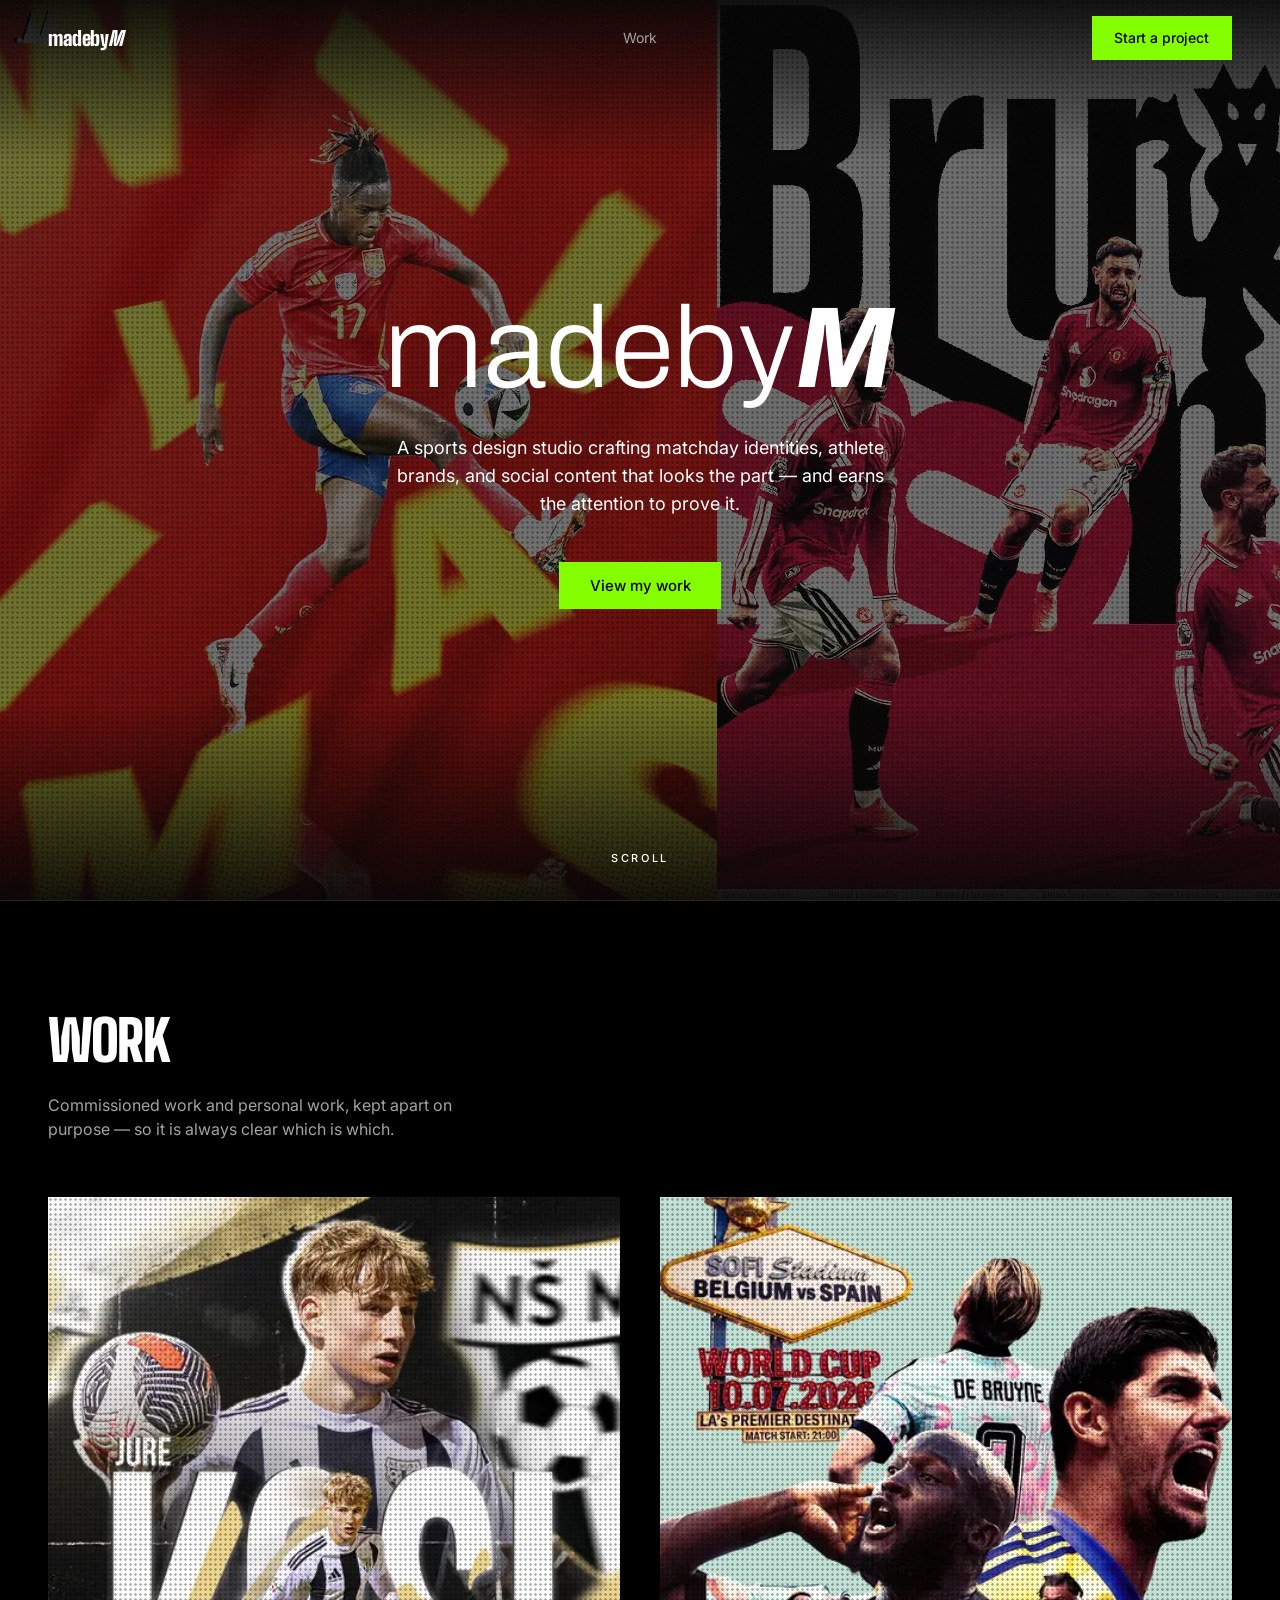
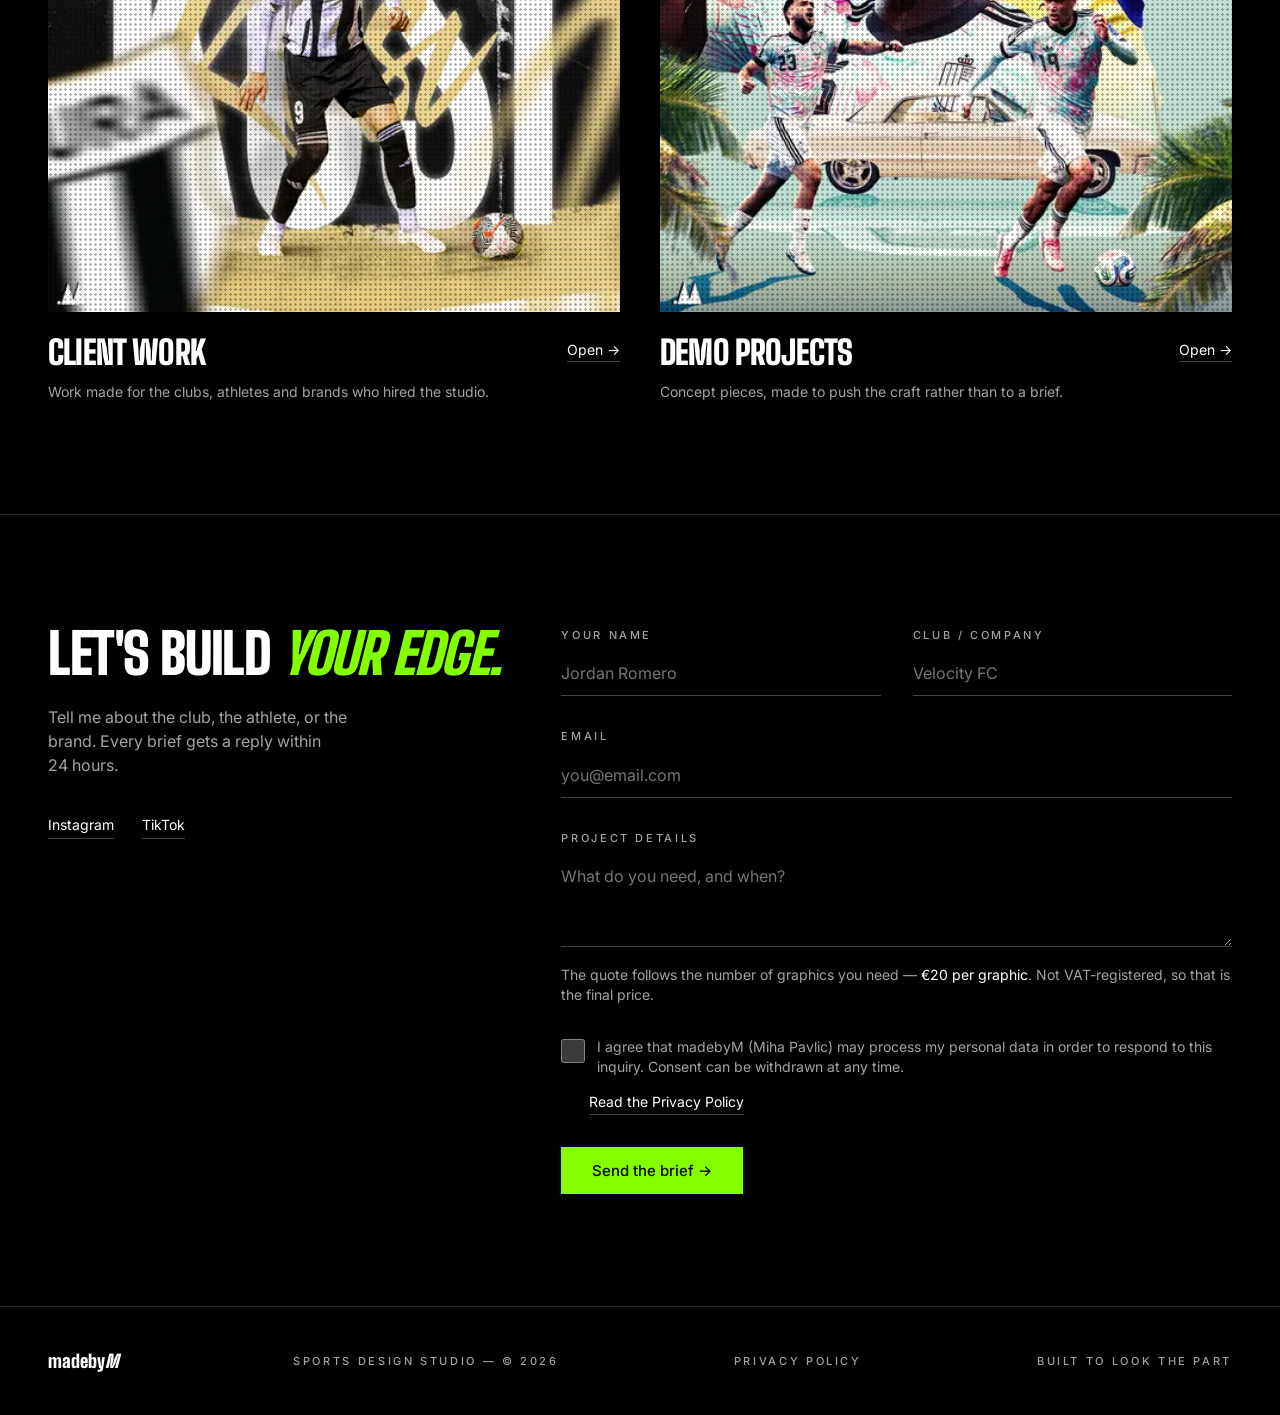
<file: portfolio_madebym/index.html>
<!DOCTYPE html>
<html lang="en" class="scroll-smooth">
<head>
  <meta charset="UTF-8" />
  <meta name="viewport" content="width=device-width, initial-scale=1.0" />
  <title>madebyM — Sports Design Studio</title>

  <!-- Runs before first paint: marks the document as script-capable so the
       scroll-reveal rules may hide content. If this never runs, nothing hides. -->
  <script>document.documentElement.classList.add('js');</script>
  <meta name="description" content="madebyM — a sports design studio crafting matchday identities, athlete brands, and social content that looks the part." />

  <!-- ============================================================= -->
  <!--  madebyM · Sports Design Studio — Wide Athletic Editorial      -->
  <!--  Stack: HTML + Tailwind compiled to tailwind.css + Google Fonts   -->
  <!--  Display face: Big Shoulders Display, narrow + Black. Archivo stays -->
  <!--  loaded at 300/italic 700 only, for the hero .wordmark below. -->
  <!--  Selected-work images live in /Slike · Email: <form data-email="…"> -->
  <!-- ============================================================= -->

  <link rel="preconnect" href="https://fonts.googleapis.com" />
  <link rel="preconnect" href="https://fonts.gstatic.com" crossorigin />
  <!-- Big Shoulders Display: narrow, tall industrial grotesque (athletic
       display). Archivo 300/italic 700: the hero wordmark only, see .wordmark
       below — kept deliberately off the display face. Inter: clean body. -->
  <link href="https://fonts.googleapis.com/css2?family=Archivo:ital,wght@0,300;1,700&family=Big+Shoulders+Display:wght@900&family=Inter:wght@400;500;600&display=swap" rel="stylesheet" />

  <!-- Tailwind is a STATIC FILE here, not the Play CDN.

       It used to be a script tag pointing at the Tailwind CDN plus an inline
       config object. That cost three things: a render-blocking script from a
       third party (Cloudflare, which therefore saw every visitor's IP and was
       missing from the privacy policy's list of recipients), no styling at all
       whenever that script did not run, and CSS generated in the browser on
       every single page load.

       The design tokens now live in tailwind.config.js next to this file, with
       every one of their measurements intact. The compiled result is
       tailwind.css, 14 kB.

       TO REGENERATE after changing classes in the markup or tokens in the
       config - one command, no install, no package.json:

         npx -y tailwindcss@3 -c tailwind.config.js -i tailwind.input.css -o tailwind.css --minify

       THE <link> SITS AFTER THE INLINE <style> ON PURPOSE. The CDN injected
       its rules at the end of head at runtime, i.e. after the inline block, so
       at equal specificity the utilities won. CLAUDE.md records several rules
       in this file that are written around exactly that. Move the link above
       the style block and that order flips, silently. -->

  <style>
    :root {
      color-scheme: dark;
      /* Motion tokens. One easing for entrances (decelerating, no overshoot),
         one for controls (slight overshoot so presses feel physical). */
      --ease-out: cubic-bezier(.16,1,.3,1);
      --ease-spring: cubic-bezier(.34,1.4,.64,1);
      --dur-fast: .18s;
      --dur: .32s;
      --dur-slow: .7s;
    }
    html, body { background:#000000; }

    /* ---------- Controls ---------- */
    .btn {
      display:inline-flex; align-items:center; justify-content:center; gap:.55rem;
      border-radius:0; padding:.95rem 1.85rem;
      font-family:Inter, sans-serif; font-size:15px; font-weight:500; line-height:1;
      white-space:nowrap; cursor:pointer; border:1px solid transparent;
      transition: transform var(--dur) var(--ease-spring),
                  background-color var(--dur) var(--ease-out),
                  border-color var(--dur) var(--ease-out),
                  color var(--dur) var(--ease-out);
    }
    /* 44px minimum touch target — the padding above clears it, this guarantees it */
    .btn { min-height:44px; }
    .btn:focus-visible { outline:2px solid #84FF00; outline-offset:3px; }

    /* The primary control is the brand green with BLACK text — 16.29:1.
       White on this green is 1.29:1, so a white label here is never an option,
       at any weight or size. Hover lifts to #9BFF33 (black on it: 16.75:1);
       the old rule faded #EDE5D6 to #fff, which after the palette swap would
       have been a hover from white to white — a control that looks dead. */
    .btn-primary { background:#84FF00; color:#000000; }
    .btn-primary:hover { background:#9BFF33; transform: translateY(-2px); }
    .btn-primary:active { transform: translateY(0) scale(.98); }
    /* The shared .btn focus ring is volt, which would vanish against a volt
       button even at 3px offset. White reads against both the button and the
       canvas behind it. */
    .btn-primary:focus-visible { outline-color:#FFFFFF; }

    /* The secondary tier of the button system. It went unused for a day when
       the hero's "Who am I?" left with the About section, and was kept rather
       than deleted because its hover and active values are measured; 404.html
       now uses it for the "Client work" button, so it has an owner again.
       On index.html, client-work.html and demo-projects.html it currently has
       none - do not infer a ghost button on those pages from this rule. */
    .btn-ghost { background:#101010; color:#FFFFFF; border-color:rgba(255,255,255,0.18); }
    .btn-ghost:hover { border-color:rgba(255,255,255,0.38); background:#1A1A1A; transform: translateY(-2px); }
    .btn-ghost:active { transform: translateY(0) scale(.98); }

    /* Compact variant for the header. Keeps the 44px min-height from .btn. */
    .btn-sm { padding:.7rem 1.35rem; font-size:14px; }

    /* Scroll hint — a slow, small bob. Travel stays under 6px so it reads as a
       nudge rather than motion competing with the headline. */
    @keyframes cue-bob { 0%,100% { transform: translate(-50%, 0); } 50% { transform: translate(-50%, 5px); } }
    .scroll-cue { animation: cue-bob 2.6s var(--ease-out) infinite; }

    /* ---------- Header ---------- */
    /* Bare over the hero, then a blurred bar once the page moves. Hooked onto the
       .is-scrolled class the existing script already sets — no new JS. */
    header { transition: background-color var(--dur) var(--ease-out), border-color var(--dur) var(--ease-out); border-bottom:1px solid transparent; }
    header.is-scrolled {
      background:rgba(0,0,0,0.78);
      backdrop-filter:saturate(140%) blur(14px);
      -webkit-backdrop-filter:saturate(140%) blur(14px);
      border-bottom-color:rgba(255,255,255,0.12);
    }

    /* Display face: Big Shoulders Display carries no width axis, so — unlike
       Archivo before it — .font-display needs no hand-written override here;
       font-family comes entirely from the Tailwind utility in tailwind.css. */
    .prose-body { line-height: 1.65; }

    /* Eyebrow / catalogue label */
    .eyebrow {
      font-family: Inter, sans-serif; font-size: 11px; font-weight: 500;
      letter-spacing: 0.24em; text-transform: uppercase; color:#A3A3A3;
    }

    /* Quiet typographic link; the underline takes the accent on hover */
    .link {
      position: relative; color:#FFFFFF; transition: color .25s ease;
      padding-bottom: 2px;
    }
    .link::after {
      content:''; position:absolute; left:0; bottom:0; height:1px; width:100%;
      background:currentColor; opacity:.25; transform: scaleX(1); transform-origin:left;
      transition: opacity .3s ease, background-color .3s ease;
    }
    .link:hover, .link:focus-visible { color:#84FF00; }
    .link:hover::after, .link:focus-visible::after { opacity:1; background:#84FF00; }

    /* Brand logo fades out on scroll — phones only (below md breakpoint) */
    #brandLogo { transition: opacity .3s ease, visibility .3s ease; }
    @media (max-width: 767px) {
      header.is-scrolled #brandLogo { opacity: 0; visibility: hidden; }
    }

    /* Nav link: underline draws in from left */
    .nav-link { position:relative; color:#A3A3A3; transition: color .25s ease; }
    .nav-link::after {
      content:''; position:absolute; left:0; bottom:-4px; height:1px; width:0; background:#84FF00; transition: width .28s cubic-bezier(.16,1,.3,1);
    }
    .nav-link:hover, .nav-link:focus-visible { color:#FFFFFF; }
    .nav-link:hover::after, .nav-link:focus-visible::after { width:100%; }

    /* Underline-style form fields (no boxes) */
    .field {
      width:100%; background:transparent; border:0; border-bottom:1px solid rgba(255,255,255,0.26);
      padding:10px 0; color:#FFFFFF; font-family:Inter, sans-serif; font-size:16px;
      transition: border-color .25s ease;
    }
    .field::placeholder { color:#757575; }
    .field:focus { outline:none; border-color:#84FF00; }
    textarea.field { resize:vertical; }

    /* Image frame — neutral dark fallback if a file is missing (no text overlay) */
    .ph { position:relative; overflow:hidden; background:linear-gradient(150deg,#141414 0%,#0A0A0A 100%); }
    img.is-broken { display:none; }

    /* Film grain. On the old warm canvas this used mix-blend-mode:overlay, which
       is a no-op over #000000 — overlay against a black base returns black, so the
       grain would have vanished silently the moment the canvas went black.
       screen lightens instead, so it survives. Keep the opacity low: this sits
       over the hero photography too. */
    .grain {
      position:fixed; inset:0; z-index:1; pointer-events:none; opacity:.06; mix-blend-mode:screen;
      background-image:url("data:image/svg+xml,%3Csvg xmlns='http://www.w3.org/2000/svg' width='180' height='180'%3E%3Cfilter id='n'%3E%3CfeTurbulence type='fractalNoise' baseFrequency='0.85' numOctaves='2'/%3E%3C/filter%3E%3Crect width='100%25' height='100%25' filter='url(%23n)'/%3E%3C/svg%3E");
    }

    /* Progressive enhancement. Content is visible by default and is only hidden
       once JS has proven itself by setting html.js (see the head script).
       Hiding first would strand 28 elements at opacity:0 whenever the script is
       blocked, fails, or is switched off — measured, not assumed. */
    .reveal { opacity:1; transform:none; }
    html.js .reveal { opacity:0; transform: translateY(20px); transition: opacity .8s cubic-bezier(.16,1,.3,1), transform .8s cubic-bezier(.16,1,.3,1); }
    html.js .reveal.in { opacity:1; transform:none; }

    /* ---------- Work card ---------- */
    /* The cover frame lifts on hover. The paired .work-img zoom went with the
       case-study cards — a cover holds a moving strip, not a single image. */
    .work-frame { transition: transform var(--dur) var(--ease-out); }
    .work-item:hover .work-frame { transform: translateY(-6px); }

    /* The card carries role="button", so it is a control. Without this rule a
       keyboard visitor gets no visible focus anywhere in the grid. */
    .work-item:focus-visible { outline:2px solid #84FF00; outline-offset:8px; border-radius:0; }
    .work-item:focus-visible .work-cta { color:#84FF00; }
    .work-item:focus-visible .work-cta::after { opacity:1; background:#84FF00; }

    /* Contact form submission states */
    #briefForm { transition: opacity .35s ease; }
    #briefForm.is-sending { opacity:.6; pointer-events:none; }
    #briefForm.is-leaving { opacity:0; }
    #formSuccess { opacity:0; transform: translateY(12px); transition: opacity .5s ease, transform .5s ease; }
    #formSuccess.show { opacity:1; transform:none; }

    /* ---------- Hero strip ----------
       A marquee of the work moving left to right behind the headline. Pure CSS,
       so it still runs when the script is blocked or switched off.

       The scrim over it is measured, not judged by eye. Every one of the 15
       tiles passes behind the copy, so it has to survive the brightest band of
       the brightest tile rather than an average. Untouched, that worst case was
       P99 = 1.0000 (the white block in the Bruno poster) and white text would
       have needed a 0.55 black veil — which buries the work the hero exists to
       show. So the highlights are compressed in the tiles themselves at build
       time instead (y = x(1 - 0.45x²), saturation 0.88), which drops it to
       0.2874, and 0.25 of scrim then gives white 5.17:1. The halftone adds
       roughly another 8% on top of that.

       The band matters as much as the number. The first pass measured 28%-72%
       of the tile and was wrong; the figures above are for 16%-80%, which is
       what the copy actually occupies. Re-measured after the headline became
       the mark: at 1265x900 the mark sits at 21.3%-60.6% and the lead at
       63.7%-73%, both inside it. The buttons reach 83.1%, past the band, but
       they carry their own solid backgrounds and do not lean on the scrim.
       Move the copy, or regenerate the tiles, and this measurement is void —
       redo it rather than trusting this comment.

       Tiles are 720px wide because that is what they actually render at: the
       track is height:100% of the hero, so a 900px-tall hero draws each 4:5 tile
       at 720x900. One width, no srcset, deliberately — CLAUDE.md records that a
       scrim proven at one width silently stops holding at another, and a single
       file removes that whole family of bugs. 15 tiles, 795 KB total, down from
       38.9 MB of source PNGs. */
    /* The hero wordmark.
       Archivo now loads only for this element — 300 normal ("madeby") plus
       700 italic (the M below) — since .font-display moved to Big Shoulders
       Display and no longer shares the family; the two are deliberately
       different faces now, not a stretched/unstretched pair of one family
       the way this used to work. No wdth axis is requested either: the old
       62..125 range existed so .font-display could push to 125% while this
       stayed pinned to 100% via font-stretch. Only the normal-width static
       instance is loaded now, so font-stretch:100% below is redundant — left
       in as documentation, harmless either way. Point still stands: light,
       normal-width Archivo beside a narrow, heavy athletic display reads as
       a signature next to a poster headline, not one face shouting at itself.

       Weight 300, not 200: the strip of photography moves behind this. Hairline
       strokes over moving pictures are hard to read even where the contrast
       measures fine, and white over the scrim measures 5.17:1 at worst.

       Sized in CSS rather than a Tailwind arbitrary value — clamp() with commas
       is exactly the kind of class the CDN can fail to generate with nothing in
       the console to say so, and this one decides whether the hero has a
       centrepiece at all. */
    .wordmark {
      font-family: Archivo, system-ui, sans-serif;
      font-stretch: 100%;
      font-weight: 300;
      /* Measured, not guessed. "madebyM" at weight 300 renders 4.45x its own
         font-size wide, so at 375px the 327px between the gutters allows about
         73px before it wraps; 3.5rem leaves 78px of clearance on one line. The
         first pass used 2.75rem/9rem, which was needlessly timid at both ends -
         196px on a phone and only 25% of the viewport at 2560px. Re-measure the
         3.5rem floor at 375px if the weight or the width axis ever changes. */
      font-size: clamp(3.5rem, 9vw, 11rem);
      line-height: 1;
      letter-spacing: 0.005em;
    }
    /* The M is the mark. Heavier and italic, the way it is set in the header. */
    .wordmark-m { font-weight: 700; font-style: italic; }

    .hero-strip { position:absolute; inset:0; z-index:0; overflow:hidden; }
    .hero-track { display:flex; width:max-content; height:100%; animation: hero-slide 96s linear infinite; }
    .hero-track img { display:block; flex:0 0 auto; height:100%; width:auto; }
    /* A full-height 4:5 tile is 0.8 x the hero height, which on a portrait phone
       is wider than the screen: at 375x812 one tile came out 650px and 0.58 of a
       single poster was visible — a fragment, not a showcase. A breakpoint was
       the wrong tool here; at 640x900 the tile was still 720px and 0.89 visible,
       just above the cutoff. max-width is width-independent and holds at every
       size: roughly 1.8 posters at 375px, 640px and 1265px, and on wide screens
       the natural size wins and more fit anyway.
       Cropping does not invalidate the scrim measurement — a centre crop is a
       subset of the full-width band that was measured, so its P99 can only be
       lower than the figure the scrim was set from. */
    .hero-track img { max-width:56vw; object-fit:cover; object-position:center; }
    /* The track holds the 15 tiles twice, so -50% is exactly one full set and
       the loop has no seam. Running from -50% to 0 carries the work rightwards. */
    @keyframes hero-slide { from { transform: translate3d(-50%,0,0); } to { transform: translate3d(0,0,0); } }

    /* Top and bottom go much darker than the middle. The header sits over this
       section with no background of its own until the page scrolls, and its
       11px nav links have nothing else to stand on. */
    /* ---------- Cover strips ----------
       The two work covers run the same idea as the hero, turned 90 degrees.
       Vertical is not decoration: the card is a 4:5 portrait, so a horizontal
       strip of 4:5 posters would show about half of one tile - an offcut rather
       than a piece of work. Running it vertically at the card's full width means
       each tile is exactly the card, and a whole poster is on screen at a time.

       No scrim here, unlike the hero. Nothing is written over these cards - the
       title and the tag sit underneath the frame - so there is no contrast floor
       to hold and the work can run at full strength. For the same reason the
       cover tiles skip the highlight curve the hero tiles are built with.
       If a label is ever put ON these cards, that changes: measure first. */
    .cover-strip { position:absolute; inset:0; z-index:0; overflow:hidden; }
    .cover-track { display:flex; flex-direction:column; width:100%; animation: cover-slide 54s linear infinite; }
    .cover-track img { display:block; flex:0 0 auto; width:100%; height:auto; }
    /* Each track holds its tiles twice, so -50% is exactly one full set and the
       loop has no seam - the same arithmetic as the hero. */
    @keyframes cover-slide { from { transform: translate3d(0,0,0); } to { transform: translate3d(0,-50%,0); } }
    /* Both covers hold 9 tiles, so one duration gives them the same per-tile
       pace. Add a per-cover animation-duration again if the counts ever diverge
       — otherwise one card visibly crawls next to the other. */

    .hero-scrim {
      position:absolute; inset:0; z-index:0; pointer-events:none;
      background: linear-gradient(to bottom,
        rgba(0,0,0,.92) 0, rgba(0,0,0,.25) 18%, rgba(0,0,0,.25) 78%, rgba(0,0,0,.90) 100%);
    }
    /* Dots rather than a flat film, so the photography reads as printed matter. */
    .halftone {
      position:absolute; inset:0; z-index:0; pointer-events:none;
      /* Softened from .55 to .30 on 2026-09-20: on a phone the dot grid read
         as texture over the work rather than under it. The dots are a fixed
         5px CSS grid while the artwork shrinks, so the pattern gets coarser
         relative to the image the smaller the screen gets.

         Safe, and measured rather than assumed. An older comment claimed the
         halftone carried about 8% of the hero's scrim; recomputed over all 15
         tiles in the band where the copy actually sits (21%-73%), compositing
         in sRGB as CSS does, white measures 5.90:1 at .55, 5.38:1 at .30, and
         4.82:1 with no halftone at all. Even removing it entirely clears
         4.5:1, so this is a look decision, not a contrast one. */
      background-image: radial-gradient(circle at center, rgba(0,0,0,.30) 1.1px, transparent 1.5px);
      background-size: 5px 5px;
    }

    @media (prefers-reduced-motion: reduce) {
      /* Must match html.js specificity (0,2,0) or the reveal rule above wins
         and reduced-motion visitors get a permanently invisible page. */
      html.js .reveal, .reveal { opacity:1; transform:none; transition:none; }
      /* Must match the .work-item:hover selectors' specificity (0,3,0) — a
         weaker rule here would lose and the lift would still snap into place. */
      .work-frame { transition:none; }
      .work-item:hover .work-frame { transform:none; }
      #briefForm, #formSuccess { transition:none; }
      #brandLogo { transition:none; }
      /* Colour still changes so hover/press stay legible; only travel is removed. */
      .btn { transition: background-color var(--dur-fast) linear, border-color var(--dur-fast) linear, color var(--dur-fast) linear; }
      .btn:hover, .btn:active { transform:none; }
      .scroll-cue { animation:none; }
      .hero-track, .cover-track { animation:none; }
      header { transition:none; }
      html { scroll-behavior:auto; }
    }
  </style>
  <link rel="stylesheet" href="tailwind.css" />
</head>

<body class="bg-ink font-sans text-paper antialiased selection:bg-volt selection:text-ink">
  <div class="grain" aria-hidden="true"></div>

  <a href="#work" class="sr-only focus:not-sr-only focus:fixed focus:z-50 focus:top-3 focus:left-3 focus:bg-paper focus:text-ink focus:px-4 focus:py-2 focus:text-sm">Skip to work</a>

  <!-- ================= NAV (logo hard left · links hard right, full-bleed) ================= -->
  <header class="fixed top-0 left-0 w-full z-50">
    <div class="px-6 md:px-12">
      <nav class="relative flex items-center justify-between gap-6 py-4">
        <a href="#top" id="brandLogo" class="group shrink-0 font-display text-xl font-black tracking-tight">
          <span class="text-paper">madeby</span><span class="italic text-paper">M</span>
        </a>

        <!-- Centred link cluster. Absolutely placed so the logo and the CTA can
             change width without dragging the links off centre. -->
        <div class="pointer-events-none absolute inset-x-0 hidden justify-center md:flex">
          <div class="pointer-events-auto flex items-center gap-9 text-sm">
            <a href="#work" class="nav-link inline-flex min-h-[24px] items-center">Work</a>
          </div>
        </div>

        <a href="#contact" class="btn btn-primary btn-sm hidden shrink-0 md:inline-flex">Start a project</a>

        <button id="navToggle" aria-label="Open menu" aria-expanded="false" aria-controls="mobileMenu" class="md:hidden inline-flex h-11 w-11 items-center justify-center text-paper cursor-pointer">
          <svg class="h-5 w-5" viewBox="0 0 24 24" fill="none" stroke="currentColor" stroke-width="1.5" stroke-linecap="round"><path d="M3 7h18M3 17h18"/></svg>
        </button>
      </nav>

      <!-- The panel is the brand green, so every link on it must be BLACK.
           Straight after the palette swap these read hover:text-volt and the
           CTA read text-volt — green on green, 1:1: the hover was invisible and
           "Start a project" could not be seen at all. Nothing in the console
           said so. Hover is carried by an underline instead of a colour,
           because there is no second colour this panel can legibly hold. -->
      <div id="mobileMenu" class="md:hidden hidden bg-volt px-5 pb-4 pt-2">
        <a href="#work" class="block py-3 text-ink hover:underline">Work</a>
        <a href="#contact" class="block py-3 font-semibold text-ink underline">Start a project →</a>
      </div>
    </div>
  </header>

  <main id="top">
  <!-- ================= HERO (wide poster block) ================= -->
  <section class="relative flex min-h-[100svh] flex-col justify-center overflow-hidden px-6 md:px-12">
    <!-- Decorative. These same pieces are presented properly below in
         Selected work, with provenance and case-study text; captioning 30
         marquee tiles here would read as noise to a screen reader. -->
    <div class="hero-strip" aria-hidden="true">
      <div class="hero-track">
        <!-- set 1 of 2 -->
          <img src="Slike/hero-web/england.webp" alt="" width="720" height="900" decoding="async" />
          <img src="Slike/hero-web/estevao.webp" alt="" width="720" height="900" decoding="async" />
          <img src="Slike/hero-web/chinesegrandprix.webp" alt="" width="720" height="900" decoding="async" />
          <img src="Slike/hero-web/leclerc.webp" alt="" width="720" height="900" decoding="async" />
          <img src="Slike/hero-web/brazil.webp" alt="" width="720" height="900" decoding="async" />
          <img src="Slike/hero-web/man-utd.webp" alt="" width="720" height="900" decoding="async" />
          <img src="Slike/hero-web/endrick.webp" alt="" width="720" height="900" decoding="async" />
          <img src="Slike/hero-web/arsenal-watermark.webp" alt="" width="720" height="900" decoding="async" />
          <img src="Slike/hero-web/ekitikikept22.webp" alt="" width="720" height="900" decoding="async" />
          <img src="Slike/hero-web/japan.webp" alt="" width="720" height="900" decoding="async" />
          <img src="Slike/hero-web/bruno.webp" alt="" width="720" height="900" decoding="async" />
          <img src="Slike/hero-web/arsenalnewkit.webp" alt="" width="720" height="900" decoding="async" />
          <img src="Slike/hero-web/haalandfisherman.webp" alt="" width="720" height="900" decoding="async" />
          <img src="Slike/hero-web/france.webp" alt="" width="720" height="900" decoding="async" />
          <img src="Slike/hero-web/fre.webp" alt="" width="720" height="900" decoding="async" />
        <!-- set 2 of 2 — same files, so the browser serves them from cache -->
          <img src="Slike/hero-web/england.webp" alt="" width="720" height="900" decoding="async" />
          <img src="Slike/hero-web/estevao.webp" alt="" width="720" height="900" decoding="async" />
          <img src="Slike/hero-web/chinesegrandprix.webp" alt="" width="720" height="900" decoding="async" />
          <img src="Slike/hero-web/leclerc.webp" alt="" width="720" height="900" decoding="async" />
          <img src="Slike/hero-web/brazil.webp" alt="" width="720" height="900" decoding="async" />
          <img src="Slike/hero-web/man-utd.webp" alt="" width="720" height="900" decoding="async" />
          <img src="Slike/hero-web/endrick.webp" alt="" width="720" height="900" decoding="async" />
          <img src="Slike/hero-web/arsenal-watermark.webp" alt="" width="720" height="900" decoding="async" />
          <img src="Slike/hero-web/ekitikikept22.webp" alt="" width="720" height="900" decoding="async" />
          <img src="Slike/hero-web/japan.webp" alt="" width="720" height="900" decoding="async" />
          <img src="Slike/hero-web/bruno.webp" alt="" width="720" height="900" decoding="async" />
          <img src="Slike/hero-web/arsenalnewkit.webp" alt="" width="720" height="900" decoding="async" />
          <img src="Slike/hero-web/haalandfisherman.webp" alt="" width="720" height="900" decoding="async" />
          <img src="Slike/hero-web/france.webp" alt="" width="720" height="900" decoding="async" />
          <img src="Slike/hero-web/fre.webp" alt="" width="720" height="900" decoding="async" />
      </div>
    </div>
    <script>
      /* Reshuffles the strip per visit. The order in the markup above is already
         shuffled, so a visitor without JavaScript still gets a random-looking
         run rather than the folder's alphabetical one - this only makes it
         differ between visits.
         Both halves are rebuilt from ONE shuffled list: the loop translates by
         exactly -50%, so halves that differ would put a visible seam in it. */
      /* Shared by the hero and by both covers. Defined here rather than in the
         main script at the end of the body because the hero must be reordered
         before it is painted; the covers call it again once they exist. */
      window.__shuffleTrack = function (track) {
        if (!track) return;
        var tiles = Array.prototype.slice.call(track.children);
        if (tiles.length < 4 || tiles.length % 2) return;
        var set = tiles.slice(0, tiles.length / 2);
        for (var i = set.length - 1; i > 0; i--) {
          var j = Math.floor(Math.random() * (i + 1));
          var t = set[i]; set[i] = set[j]; set[j] = t;
        }
        var frag = document.createDocumentFragment();
        set.forEach(function (el) { frag.appendChild(el); });
        set.forEach(function (el) { frag.appendChild(el.cloneNode(true)); });
        track.textContent = '';
        track.appendChild(frag);
      };
      window.__shuffleTrack(document.currentScript.previousElementSibling.firstElementChild);
    </script>
    <div class="hero-scrim" aria-hidden="true"></div>
    <div class="halftone" aria-hidden="true"></div>

    <div class="relative z-10 mx-auto w-full max-w-shell text-center">
      <!-- The wordmark, set as live text rather than an image. That keeps the
           studio name in the document as an h1 a search engine and a screen
           reader can both read, and it cannot go soft or fail to load.
           Slike/logo/logo-mark.webp is no longer referenced by any page. -->
      <h1 class="reveal wordmark text-paper">madeby<span class="wordmark-m">M</span></h1>

      <!-- White, not ash: ash clears AA on the black canvas but not over a
           lit tile. Size and weight carry the hierarchy here instead. -->
      <p class="reveal prose-body mx-auto mt-7 max-w-[46ch] text-base text-paper sm:text-lg" style="text-wrap:pretty">
        A sports design studio crafting matchday identities, athlete brands, and social content that looks the part — and earns the attention to prove it.
      </p>

      <div class="reveal mt-11 flex flex-wrap items-center justify-center gap-4">
        <a href="#work" class="btn btn-primary">View my work</a>
      </div>
    </div>

    <a href="#work" aria-label="Scroll to selected work" class="scroll-cue absolute bottom-8 left-1/2 z-10 -translate-x-1/2 text-paper transition-colors hover:text-volt">
      <span class="eyebrow text-current">Scroll</span>
    </a>
  </section>

  <!-- ================= WORK — two doors ================= -->
  <!-- The six-piece grid that used to live here now lives on two pages of its
       own. Commissioned work and personal work are kept apart deliberately:
       PRODUCT.md records which is which, and a visitor should never have to
       work out whether a piece was paid for. Each cover is a plain link, so it
       opens as a full page in the same window with no JavaScript involved.

       Each cover is a vertical strip of that page's own work. The tiles carry
       alt="" and the strip is aria-hidden: they are decoration for a link whose
       text already says where it goes, and captioning 40 marquee tiles would be
       noise in a screen reader. The pieces themselves are described on the page
       the cover opens.

       Source files live in Slike/covers/<folder>/ and the served WebP in
       Slike/covers-web/<folder>/. Rebuild both with scratchpad/covers.py. -->
  <section id="work" class="scroll-mt-24 border-t border-line py-20 sm:py-28">
    <div class="mx-auto max-w-shell px-6 md:px-12">
      <div class="reveal">
        <h2 class="font-display text-d2 font-black uppercase leading-none tracking-tight">Work</h2>
        <p class="prose-body mt-6 max-w-[46ch] text-base text-ash" style="text-wrap:pretty">
          Commissioned work and personal work, kept apart on purpose — so it is always clear which is which.
        </p>
      </div>

      <div class="mt-14 grid grid-cols-1 gap-8 md:grid-cols-2 lg:gap-10">
        <a href="client-work.html" class="work-item reveal block">
          <div class="work-frame">
            <div class="ph aspect-[4/5]" id="cover-client">
              <div class="cover-strip" aria-hidden="true">
                <div class="cover-track js-shuffle">
                  <!-- set 1 of 2 -->
                  <img src="Slike/covers-web/client-work/saka-watermark.webp" alt="" width="480" height="600" decoding="async" />
                  <img src="Slike/covers-web/client-work/kozelj-matchday.webp" alt="" width="480" height="600" decoding="async" />
                  <img src="Slike/covers-web/client-work/cuber-glavna.webp" alt="" width="480" height="600" decoding="async" />
                  <img src="Slike/covers-web/client-work/kosi.webp" alt="" width="480" height="600" decoding="async" />
                  <img src="Slike/covers-web/client-work/kozel.webp" alt="" width="480" height="600" decoding="async" />
                  <img src="Slike/covers-web/client-work/arsenal-watermark.webp" alt="" width="480" height="600" decoding="async" />
                  <img src="Slike/covers-web/client-work/cuber.webp" alt="" width="480" height="600" decoding="async" />
                  <img src="Slike/covers-web/client-work/kozelj-olimpija-2.webp" alt="" width="480" height="600" decoding="async" />
                  <img src="Slike/covers-web/client-work/derbi-bright.webp" alt="" width="480" height="600" decoding="async" />
                  <!-- set 2 of 2 — same files, served from cache -->
                  <img src="Slike/covers-web/client-work/saka-watermark.webp" alt="" width="480" height="600" decoding="async" />
                  <img src="Slike/covers-web/client-work/kozelj-matchday.webp" alt="" width="480" height="600" decoding="async" />
                  <img src="Slike/covers-web/client-work/cuber-glavna.webp" alt="" width="480" height="600" decoding="async" />
                  <img src="Slike/covers-web/client-work/kosi.webp" alt="" width="480" height="600" decoding="async" />
                  <img src="Slike/covers-web/client-work/kozel.webp" alt="" width="480" height="600" decoding="async" />
                  <img src="Slike/covers-web/client-work/arsenal-watermark.webp" alt="" width="480" height="600" decoding="async" />
                  <img src="Slike/covers-web/client-work/cuber.webp" alt="" width="480" height="600" decoding="async" />
                  <img src="Slike/covers-web/client-work/kozelj-olimpija-2.webp" alt="" width="480" height="600" decoding="async" />
                  <img src="Slike/covers-web/client-work/derbi-bright.webp" alt="" width="480" height="600" decoding="async" />
                </div>
              </div>
              <div class="halftone" aria-hidden="true"></div>
            </div>
          </div>
          <div class="mt-6 flex items-start justify-between gap-5">
            <div class="min-w-0">
              <h3 class="font-display text-d3 font-black uppercase leading-none tracking-tight">Client work</h3>
              <p class="prose-body mt-3 max-w-md text-sm text-ash">Work made for the clubs, athletes and brands who hired the studio.</p>
            </div>
            <span class="work-cta link mt-1 shrink-0 text-sm">Open &rarr;</span>
          </div>
        </a>

        <a href="demo-projects.html" class="work-item reveal block">
          <div class="work-frame">
            <div class="ph aspect-[4/5]" id="cover-demo">
              <div class="cover-strip" aria-hidden="true">
                <div class="cover-track js-shuffle">
                  <!-- set 1 of 2 -->
                  <img src="Slike/covers-web/demo-projects/belgium.webp" alt="" width="480" height="600" decoding="async" />
                  <img src="Slike/covers-web/demo-projects/psg-vs-slovan-3.webp" alt="" width="480" height="600" decoding="async" />
                  <img src="Slike/covers-web/demo-projects/1leclerc2.webp" alt="" width="480" height="600" decoding="async" />
                  <img src="Slike/covers-web/demo-projects/raphinha.webp" alt="" width="480" height="600" decoding="async" />
                  <img src="Slike/covers-web/demo-projects/arsenal-new-kit.webp" alt="" width="480" height="600" decoding="async" />
                  <img src="Slike/covers-web/demo-projects/bruno.webp" alt="" width="480" height="600" decoding="async" />
                  <img src="Slike/covers-web/demo-projects/lamie-lewa.webp" alt="" width="480" height="600" decoding="async" />
                  <img src="Slike/covers-web/demo-projects/doku.webp" alt="" width="480" height="600" decoding="async" />
                  <img src="Slike/covers-web/demo-projects/madueke.webp" alt="" width="480" height="600" decoding="async" />
                  <!-- set 2 of 2 — same files, served from cache -->
                  <img src="Slike/covers-web/demo-projects/belgium.webp" alt="" width="480" height="600" decoding="async" />
                  <img src="Slike/covers-web/demo-projects/psg-vs-slovan-3.webp" alt="" width="480" height="600" decoding="async" />
                  <img src="Slike/covers-web/demo-projects/1leclerc2.webp" alt="" width="480" height="600" decoding="async" />
                  <img src="Slike/covers-web/demo-projects/raphinha.webp" alt="" width="480" height="600" decoding="async" />
                  <img src="Slike/covers-web/demo-projects/arsenal-new-kit.webp" alt="" width="480" height="600" decoding="async" />
                  <img src="Slike/covers-web/demo-projects/bruno.webp" alt="" width="480" height="600" decoding="async" />
                  <img src="Slike/covers-web/demo-projects/lamie-lewa.webp" alt="" width="480" height="600" decoding="async" />
                  <img src="Slike/covers-web/demo-projects/doku.webp" alt="" width="480" height="600" decoding="async" />
                  <img src="Slike/covers-web/demo-projects/madueke.webp" alt="" width="480" height="600" decoding="async" />
                </div>
              </div>
              <div class="halftone" aria-hidden="true"></div>
            </div>
          </div>
          <div class="mt-6 flex items-start justify-between gap-5">
            <div class="min-w-0">
              <h3 class="font-display text-d3 font-black uppercase leading-none tracking-tight">Demo projects</h3>
              <p class="prose-body mt-3 max-w-md text-sm text-ash">Concept pieces, made to push the craft rather than to a brief.</p>
            </div>
            <span class="work-cta link mt-1 shrink-0 text-sm">Open &rarr;</span>
          </div>
        </a>
      </div>
    </div>
    <script>
      /* Same per-visit reshuffle as the hero. The order in the markup is already
         shuffled at build time, so a visitor without JavaScript still gets a
         random-looking run rather than the folder listing. */
      document.querySelectorAll('.cover-track.js-shuffle').forEach(function (t) {
        if (window.__shuffleTrack) window.__shuffleTrack(t);
      });
    </script>
  </section>

  <!-- ============ SERVICES — ODSTRANJENO S STRANI 19. 9. 2026 ============ -->
  <!-- Miha je ta odsek umaknil s strani, a ga je treba ohraniti za primer
       vrnitve. Parkiran je v <template>, NE v komentarju: odsek ima dva
       lastna komentarja in prvi notranji zakljucek komentarja bi zunanjega
       zaprl predcasno, preostanek pa bi se izrisal kot ziva koda.
       Vsebina <template> se ne izrise, ne nalozi in ni v drevesu
       dostopnosti, notranji komentarji pa ostanejo nedotaknjeni.

       ZA VRNITEV: odstrani vrstici <template> in </template> spodaj IN vrni
       povezavo v OBA menija, v glavo in v mobilnega:
           glava:   <a href="#services" class="nav-link inline-flex min-h-[24px] items-center">Services</a>
           mobilni: <a href="#services" class="block py-3 text-ink hover:underline">Services</a>
       Povezava, ki prezivi svoj odsek, je mrtva povezava. CLAUDE.md ima
       zapisan primer, ko je taka kazala na izbrisan odsek tri seje. -->
  <template id="parkirano-services">
  <!-- ================= SERVICES (sticky statement · enumerated rows) ================= -->
  <!-- Phase 4 of 7 - services, packages and about together.
       Type moved onto the phase 1 scale: the heading was a
       text-3xl/sm:4xl/lg:5xl chain and the row titles another, which between
       them added four sizes the d2/d3/d4 steps already cover.
       The numerals were on the old palette's deepest accent, which measured
       3.25:1 — it cleared the 3:1 large-text threshold at 24px bold and nothing
       below it, and the same token sat on 18px numerals in About where it
       failed outright. They are volt now: 16.29:1 on the black canvas, safe at
       any size. -->
  <section id="services" class="scroll-mt-24 border-t border-line py-20 sm:py-28">
    <div class="mx-auto max-w-shell px-6 md:px-12">
      <div class="grid gap-12 sm:grid-cols-12 sm:gap-10">
        <!-- Statement column — sticks alongside the rows from the sm breakpoint up -->
        <div class="sm:col-span-4">
          <div class="sm:sticky sm:top-28">
            <h2 class="reveal font-display text-d2 font-black uppercase text-paper" style="text-wrap:balance">
              Three ways to <span class="italic text-volt">look the part.</span>
            </h2>
            <p class="reveal prose-body mt-6 max-w-xs text-base text-ash" style="text-wrap:pretty">Each engagement is built to win attention, sponsors, and recognition for the people who wear the brand.</p>
          </div>
        </div>

        <!-- Enumerated rows. No divider above the first — the section border serves. -->
        <div class="sm:col-span-8">
          <div class="reveal flex flex-col">
            <article class="grid gap-4 py-9 sm:grid-cols-12 sm:items-baseline">
              <span aria-hidden="true" class="font-display text-d4 font-black text-volt sm:col-span-1">I</span>
              <div class="sm:col-span-11">
                <h3 class="font-display text-d3 font-black uppercase text-paper">Matchday Systems</h3>
                <p class="prose-body mt-4 max-w-md text-base text-ash" style="text-wrap:pretty">Social graphics for clubs — fixtures, scorelines, line-ups, and transfers. A consistent system that builds a recognisable identity, week after week.</p>
              </div>
            </article>
            <article class="grid gap-4 border-t border-line py-9 sm:grid-cols-12 sm:items-baseline">
              <span aria-hidden="true" class="font-display text-d4 font-black text-volt sm:col-span-1">II</span>
              <div class="sm:col-span-11">
                <h3 class="font-display text-d3 font-black uppercase text-paper">Athlete Branding</h3>
                <p class="prose-body mt-4 max-w-md text-base text-ash" style="text-wrap:pretty">A personal visual identity for professional athletes — logomark, custom backgrounds, and thumbnails that turn a player into a brand.</p>
              </div>
            </article>
            <article class="grid gap-4 border-t border-line py-9 sm:grid-cols-12 sm:items-baseline">
              <span aria-hidden="true" class="font-display text-d4 font-black text-volt sm:col-span-1">III</span>
              <div class="sm:col-span-11">
                <h3 class="font-display text-d3 font-black uppercase text-paper">Social Media Management</h3>
                <p class="prose-body mt-4 max-w-md text-base text-ash" style="text-wrap:pretty">End-to-end social support — a steady flow of matchday posts, stories, and reels, planned on a content calendar and delivered ready to publish, so your channels never go quiet.</p>
              </div>
            </article>
          </div>
        </div>
      </div>
    </div>
  </section>
  </template>

  <!-- ================= CONTACT (statement + underline form) ================= -->
  <!-- Phase 6 of 7. The form internals are phase 3 work and are deliberately
       untouched: honeypot, fill-time floor, per-visit cap, length clamps and
       the GDPR consent all stay exactly as they were measured.

       What changed is the frame around them. The heading carried its own
       inline font-size clamp; it is on the d2 step now. The two social links
       were 14px/20px boxes standing on their own, under the 24x24px WCAG 2.2
       target minimum — leading-6 makes them exactly 24px tall without moving
       the underline. "Reply within 24 hours" is Miha's existing promise, kept
       word for word; it is a claim, not copy to rewrite. -->
  <section id="contact" class="scroll-mt-24 border-t border-line py-20 sm:py-28">
    <div class="mx-auto max-w-shell px-6 md:px-12">
      <div class="grid gap-14 sm:grid-cols-12 sm:gap-12">
        <div class="sm:col-span-5">
          <h2 class="reveal font-display text-d2 font-black uppercase leading-[0.96] tracking-tight" style="text-wrap:balance">
            Let's build <span class="italic text-volt">your edge.</span>
          </h2>
          <p class="reveal prose-body mt-6 max-w-xs text-base text-ash" style="text-wrap:pretty">Tell me about the club, the athlete, or the brand. Every brief gets a reply within 24 hours.</p>
          <div class="reveal mt-9 flex flex-wrap gap-7 text-sm">
            <a href="https://www.instagram.com/made.bymp/" target="_blank" rel="noopener noreferrer" class="link inline-block leading-6">Instagram</a>
            <a href="https://www.tiktok.com/@madebym70" target="_blank" rel="noopener noreferrer" class="link inline-block leading-6">TikTok</a>
          </div>
        </div>

        <div class="reveal sm:col-span-7">
          <form id="briefForm" action="https://formspree.io/f/xpqgnljz" method="POST" data-email="madebymp.studio@gmail.com" novalidate class="grid gap-8">
            <!-- Honeypot. The offset is an INLINE style on purpose: the old
                 `class="hidden"` was a Tailwind class, so if the CDN is blocked
                 or fails the trap would render visible, a real visitor would
                 fill it in, and their brief would be silently binned as spam.
                 Off-screen rather than display:none — some bots skip fields
                 they can see are hidden. tabindex=-1 + aria-hidden keeps it out
                 of the keyboard order and away from screen readers. -->
            <div style="position:absolute;left:-9999px;width:1px;height:1px;overflow:hidden" aria-hidden="true">
              <label for="_gotcha">Leave this field empty</label>
              <input id="_gotcha" type="text" name="_gotcha" tabindex="-1" autocomplete="off" />
            </div>
            <div class="grid gap-8 sm:grid-cols-2">
              <div>
                <label for="name" class="eyebrow mb-2 block">Your name</label>
                <input id="name" name="name" type="text" autocomplete="name" required maxlength="80" class="field" placeholder="Jordan Romero" />
              </div>
              <div>
                <label for="org" class="eyebrow mb-2 block">Club / company</label>
                <input id="org" name="org" type="text" autocomplete="organization" maxlength="100" class="field" placeholder="Velocity FC" />
              </div>
            </div>

            <div>
              <label for="email" class="eyebrow mb-2 block">Email</label>
              <input id="email" name="email" type="email" autocomplete="email" required maxlength="120" class="field" placeholder="you@email.com" />
            </div>

            <div>
              <label for="brief" class="eyebrow mb-2 block">Project details</label>
              <textarea id="brief" name="brief" rows="3" required maxlength="2000" aria-describedby="briefRate" class="field" placeholder="What do you need, and when?"></textarea>
              <!-- Miha's figure, given 2026-09-20. It is a price on a public
                   business page, so it is his to state and must not be rounded,
                   restyled or "tidied" here. Note it is BELOW the per-graphic
                   rate of the monthly plans recorded in PRODUCT.md (those work
                   out at EUR 22.50-27.50 each); the plans are not shown on the
                   site any more, so nothing on the page contradicts it, but
                   PRODUCT.md and this line disagree and one of them has to move.
                   aria-describedby ties it to the field so a screen reader
                   reads the rate with the question, not adrift after it.

                   THE VAT SENTENCE IS NOT DECORATION. Miha confirmed on
                   2026-09-20 that madebyM is not registered for VAT, so EUR 20
                   is what a client actually pays. Without saying so a reader
                   reasonably assumes VAT is still to be added on top, and
                   under ZVPot a price shown to a consumer has to be the one
                   they will pay - or say plainly that it is not.

                   It states only what Miha stated: that he is not registered.
                   It does NOT cite Article 94 of ZDDV-1 or any other basis for
                   the exemption, because the reason was never given and
                   inventing a legal citation is worse than omitting one. The
                   Art. 94 wording belongs on the invoices; that is his
                   accountant's call, not this page's.

                   If he registers for VAT, this sentence becomes false the
                   same day. Change it with the registration, not later. -->
              <p id="briefRate" class="prose-body mt-3 text-sm text-ash">The quote follows the number of graphics you need — <span class="text-paper">&euro;20 per graphic</span>. Not VAT-registered, so that is the final price.</p>
            </div>

            <!-- GDPR consent. Unticked by default and required — consent must be
                 an active choice. The policy trigger sits OUTSIDE the label: a
                 button nested inside it would also toggle the checkbox. -->
            <div>
              <label class="flex cursor-pointer items-start gap-3">
                <input type="checkbox" name="gdpr" value="yes" required class="mt-0.5 h-6 w-6 shrink-0 cursor-pointer accent-volt" />
                <span class="prose-body text-sm text-ash">I agree that madebyM (Miha Pavlic) may process my personal data in order to respond to this inquiry. Consent can be withdrawn at any time.</span>
              </label>
              <p class="mt-3 pl-7">
                <button type="button" id="privacyOpenForm" class="link inline-flex min-h-[24px] cursor-pointer items-center text-sm">Read the Privacy Policy</button>
              </p>
            </div>

            <div>
              <!-- The page's one conversion control. It was a .link — a ~20px
                   text target for the single most important click on the site.
                   The label text is unchanged because the submit handler reads
                   it back (submitLabel) to restore it after an error. -->
              <button id="briefSubmit" type="submit" class="btn btn-primary">Send the brief →</button>
              <p id="formMsg" role="alert" aria-live="polite" class="mt-4 hidden text-sm text-volt"></p>
            </div>
          </form>

          <!-- Inline success state (shown after a successful submission) -->
          <div id="formSuccess" class="hidden" role="status">
            <p class="eyebrow text-volt">Brief received</p>
            <h3 class="mt-5 font-display text-2xl font-black uppercase tracking-tight sm:text-3xl">Thank you.</h3>
            <p class="prose-body mt-4 max-w-md text-ash">Your brief has been securely delivered. Expect a response within 24 hours.</p>
          </div>
        </div>
      </div>
    </div>
  </section>
  </main>

  <!-- ================= FOOTER ================= -->
  <!-- ⚠ STILL OUTSTANDING — THE ONE KNOWN LEGAL GAP ON THE LIVE SITE.
       If madebyM is a registered business, ZEPT Art. 6 requires the legal
       name, registered address, registration number and tax number to appear
       here. They are missing. They are NOT invented or guessed: a wrong tax
       number is a ZGD-1 breach in its own right. Miha has to supply them, and
       the tax number and IBAN must be run through their check-digit
       calculations before they go in — see CLAUDE.md.

       2026-09-18 — a VISIBLE placeholder was added here, reading "Business
       details pending". 2026-09-19 — Miha had it removed again, along with
       the .blank rule that styled it.

       READ THIS BEFORE ASSUMING THE FOOTER IS FINISHED. Removing the line did
       not close the gap, it only made it invisible again. ZEPT Art. 6 is
       still unmet and this is still the one known legal exposure on the live
       site. The next person to look at this footer will see nothing missing,
       which is exactly why it is written down here instead.

       Layout: the row had no max-width while every section above is capped at
       max-w-shell, so past 1600px the footer kept spreading while the page
       stopped. The privacy button was an 11px eyebrow standing on its own,
       about 13px tall, under the 24x24px WCAG 2.2 minimum. -->
  <footer class="border-t border-line py-10">
    <div class="mx-auto flex max-w-shell flex-col items-center justify-between gap-4 px-6 sm:flex-row md:px-12">
      <a href="#top" class="group font-display text-lg font-black"><span class="text-paper">madeby</span><span class="italic text-paper">M</span></a>
      <p class="eyebrow">Sports Design Studio — © 2026</p>
      <button id="privacyOpen" type="button" class="eyebrow inline-flex min-h-[24px] cursor-pointer items-center transition-colors hover:text-volt">Privacy Policy</button>
      <p class="eyebrow">Built to look the part</p>
    </div>
  </footer>

  <!-- ================= PRIVACY POLICY MODAL ================= -->
  <div id="privacyModal" class="fixed inset-0 z-50 hidden items-center justify-center p-4">
    <div data-privacy-close class="absolute inset-0 bg-ink/90"></div>
    <div role="dialog" aria-modal="true" aria-labelledby="privacyTitle" class="relative z-10 max-h-[88vh] w-full max-w-2xl overflow-y-auto bg-carbon p-7 sm:p-10">
      <button data-privacy-close aria-label="Close" class="absolute right-4 top-4 inline-flex h-10 w-10 items-center justify-center text-paper cursor-pointer hover:text-volt">
        <svg class="h-5 w-5" viewBox="0 0 24 24" fill="none" stroke="currentColor" stroke-width="1.5" stroke-linecap="round"><path d="M6 6l12 12M18 6 6 18"/></svg>
      </button>

      <p class="eyebrow text-volt">madebyM — Sports Design Studio</p>
      <h3 id="privacyTitle" class="mt-3 font-display text-2xl font-black uppercase tracking-tight sm:text-3xl">Privacy Policy</h3>

      <!-- GDPR Art. 13 checklist this covers: controller identity (1), purposes
           and legal bases (3), recipients and third-country transfers (4),
           storage period (5), data-subject rights incl. withdrawal (6), right
           to lodge a complaint with the supervisory authority (7).
           STILL MISSING AND ONLY MIHA CAN SUPPLY IT: the registered business
           address. It is required for the ZEPT imprint in the footer, and
           should be repeated here as the controller's postal contact. -->
      <div class="prose-body mt-8 space-y-6 text-sm text-ash">
        <div>
          <p class="eyebrow mb-2">1 — Who is responsible</p>
          <p>The controller of your personal data is <span class="text-paper">madebyM — Miha Pavlic</span>, Slovenia. For any question about this policy or your data, write to <a href="mailto:madebymp.studio@gmail.com" class="link">madebymp.studio@gmail.com</a>.</p>
        </div>
        <div>
          <p class="eyebrow mb-2">2 — What data we collect</p>
          <p>When you submit an inquiry through the contact form, we collect your name, email address, club or company name (if provided), and the content of your message. Nothing else. This site sets <span class="text-paper">no cookies</span>, stores nothing on your device, and runs no analytics or tracking of any kind.</p>
        </div>
        <div>
          <p class="eyebrow mb-2">3 — Why we process it, and on what basis</p>
          <p>Your data is used solely to answer your inquiry and, where relevant, prepare a quote. The legal bases are your <span class="text-paper">consent</span> (Art. 6(1)(a) GDPR), given via the checkbox on the form, and <span class="text-paper">steps taken at your request before entering into a contract</span> (Art. 6(1)(b) GDPR). We send no unsolicited mail and use your data for no advertising.</p>
        </div>
        <div>
          <p class="eyebrow mb-2">4 — Who else processes it</p>
          <p>We do not sell, rent, or trade your data. Three service providers necessarily handle it on our behalf:</p>
          <ul class="mt-3 space-y-2 pl-5" style="list-style:disc">
            <li><span class="text-paper">Formspree, Inc.</span> (United States) — receives the form submission and forwards it to our mailbox over an encrypted connection.</li>
            <li><span class="text-paper">Vercel Inc.</span> (United States) — hosts this website and processes the connection data (including your IP address) needed to deliver the page.</li>
            <li><span class="text-paper">Google Ireland Ltd. / Google LLC</span> — the typeface used on this site is loaded from Google's servers, which receives your IP address when the page loads.</li>
          </ul>
          <p class="mt-3">This means your data is transferred to the <span class="text-paper">United States</span>. You may ask us at any time which safeguards apply to those transfers.</p>
        </div>
        <div>
          <p class="eyebrow mb-2">5 — How long we keep it</p>
          <p>We keep inquiry data for as long as needed to answer it. If a collaboration follows, we keep it for the duration of that work and for any period Slovenian law requires us to retain business records. Otherwise it is deleted once the inquiry is closed.</p>
        </div>
        <div>
          <p class="eyebrow mb-2">6 — Your rights</p>
          <p>You have the right to access your data, to have it corrected or erased, to restrict or object to its processing, and to receive it in a portable form. You may <span class="text-paper">withdraw your consent at any time</span> — this does not affect the lawfulness of processing carried out before the withdrawal. To exercise any of these, write to <a href="mailto:madebymp.studio@gmail.com" class="link">madebymp.studio@gmail.com</a>.</p>
        </div>
        <div>
          <p class="eyebrow mb-2">7 — Right to complain</p>
          <p>If you believe your data has been handled unlawfully, you may lodge a complaint with the Slovenian supervisory authority, the <a href="https://www.ip-rs.si/" target="_blank" rel="noopener noreferrer" class="link">Information Commissioner of the Republic of Slovenia</a>.</p>
        </div>
        <p class="eyebrow pt-1">Last updated — August 2026</p>
      </div>
    </div>
  </div>

  <script>
    // Broken image -> hide it so the dark .ph frame shows through instead
    document.querySelectorAll('img').forEach(function (img) {
      img.addEventListener('error', function () { img.classList.add('is-broken'); });
      if (img.complete && img.naturalWidth === 0) img.classList.add('is-broken');
    });

    // Hide the brand logo while scrolled (CSS applies this on phones only)
    var headerEl = document.querySelector('header');
    function onScroll() { headerEl.classList.toggle('is-scrolled', window.scrollY > 40); }
    window.addEventListener('scroll', onScroll, { passive: true });
    onScroll();

    // Mobile nav
    var navToggle = document.getElementById('navToggle');
    var mobileMenu = document.getElementById('mobileMenu');
    navToggle.addEventListener('click', function () {
      var open = mobileMenu.classList.toggle('hidden') === false;
      navToggle.setAttribute('aria-expanded', String(open));
    });
    mobileMenu.querySelectorAll('a').forEach(function (a) {
      a.addEventListener('click', function () { mobileMenu.classList.add('hidden'); navToggle.setAttribute('aria-expanded', 'false'); });
    });

    // Scroll reveal
    var reduce = window.matchMedia('(prefers-reduced-motion: reduce)').matches;
    var reveals = document.querySelectorAll('.reveal');
    if (reduce || !('IntersectionObserver' in window)) {
      reveals.forEach(function (el) { el.classList.add('in'); });
    } else {
      var io = new IntersectionObserver(function (entries) {
        entries.forEach(function (e) { if (e.isIntersecting) { e.target.classList.add('in'); io.unobserve(e.target); } });
      }, { threshold: 0.12 });
      reveals.forEach(function (el) { io.observe(el); });

      // Elements already in view when observe() runs never trigger the
      // callback, so check synchronously here too — not inside
      // requestAnimationFrame, which never runs in a background tab and would
      // leave a middle-clicked/new-tab visitor's hero permanently empty. No
      // r.bottom check: content already scrolled past on a restored scroll
      // position must reveal too, or it stays empty forever.
      var revealVisible = function () {
        reveals.forEach(function (el) {
          if (el.classList.contains('in')) return;
          if (el.getBoundingClientRect().top < window.innerHeight) {
            el.classList.add('in');
            io.unobserve(el);
          }
        });
      };
      revealVisible();
      document.addEventListener('visibilitychange', revealVisible);
      window.addEventListener('load', revealVisible);

      // Nothing revealed after 3s means the mechanism is broken somehow —
      // a static page beats a blank one.
      setTimeout(function () {
        if (!document.querySelector('.reveal.in')) {
          reveals.forEach(function (el) { el.classList.add('in'); });
        }
      }, 3000);
    }

    // Privacy policy modal
    var privacyModal = document.getElementById('privacyModal');
    var privacyLastFocus = null;
    function openPrivacy() {
      privacyLastFocus = document.activeElement;
      privacyModal.classList.remove('hidden'); privacyModal.classList.add('flex');
      document.body.style.overflow = 'hidden';
      privacyModal.querySelector('button[data-privacy-close]').focus();
    }
    function closePrivacy() {
      privacyModal.classList.add('hidden'); privacyModal.classList.remove('flex');
      document.body.style.overflow = '';
      if (privacyLastFocus) privacyLastFocus.focus();
    }
    // Two triggers: the footer link and the one beside the consent checkbox.
    // Consent is only informed if the policy is reachable at the point of giving it.
    document.querySelectorAll('#privacyOpen, #privacyOpenForm').forEach(function (b) {
      b.addEventListener('click', openPrivacy);
    });
    privacyModal.querySelectorAll('[data-privacy-close]').forEach(function (el) { el.addEventListener('click', closePrivacy); });
    document.addEventListener('keydown', function (e) {
      if (e.key === 'Escape' && !privacyModal.classList.contains('hidden')) closePrivacy();
    });

    // Contact form -> async Formspree submission (fetch, no page reload).
    // Setup: create a form at formspree.io and put its ID in the action URL above.
    var form = document.getElementById('briefForm');
    var submitBtn = document.getElementById('briefSubmit');
    var formMsg = document.getElementById('formMsg');
    var formSuccess = document.getElementById('formSuccess');
    var submitLabel = submitBtn.textContent;

    function showSuccess() {
      form.classList.add('is-leaving');
      window.setTimeout(function () {
        form.classList.add('hidden');
        formSuccess.classList.remove('hidden');
        void formSuccess.offsetHeight; // force reflow so the fade-in transition plays
        formSuccess.classList.add('show');
      }, 350);
    }

    function showError(msg) {
      form.classList.remove('is-sending');
      sending = false;
      submitBtn.textContent = submitLabel;
      formMsg.textContent = msg || ('Something went wrong — please try again, or email ' + form.getAttribute('data-email') + ' directly.');
      formMsg.classList.remove('hidden');
    }

    /* ---------- Anti-spam: defence in depth, not a gate ---------------------
       Every check below runs in the visitor's browser, and the Formspree
       endpoint is written in this page's markup — so a determined bot can POST
       to it directly and skip all of this. These checks stop the ordinary
       form-filling crawlers only. THE REAL GATE MUST BE TURNED ON IN THE
       FORMSPREE DASHBOARD (spam filter + CAPTCHA); see README.txt.
       Deliberately kept in memory: no cookie and no storage is written, which
       is why this site still needs no ZEKom-2 consent banner.              */
    var formLoadedAt = Date.now();
    var MIN_FILL_MS = 2500;      // nobody reads and completes this form faster
    var MAX_PER_VISIT = 3;       // stops a stuck finger flooding the 50/month quota
    var sending = false;
    var sentCount = 0;
    var LIMITS = { name: 80, org: 100, email: 120, brief: 2000 };

    form.addEventListener('submit', function (e) {
      e.preventDefault();

      // Re-entry guard. `is-sending` sets pointer-events:none, which blocks the
      // mouse but NOT a second Enter keypress inside a field.
      if (sending) return;

      if (!form.checkValidity()) { form.reportValidity(); return; }

      // Honeypot. A real visitor never sees this field. Report success rather
      // than an error so a bot learns nothing, but send nothing.
      var trap = form.querySelector('[name="_gotcha"]');
      if (trap && trap.value !== '') { showSuccess(); return; }

      // Timing trap. A human who is genuinely this fast simply sends again —
      // the clock resets here, so nobody is ever locked out.
      if (Date.now() - formLoadedAt < MIN_FILL_MS) {
        formLoadedAt = Date.now();
        showError('Almost — please check your details and press send once more.');
        return;
      }

      if (sentCount >= MAX_PER_VISIT) {
        showError('You have already sent several briefs. Please email ' + form.getAttribute('data-email') + ' instead.');
        return;
      }

      // Length clamp. maxlength on the inputs covers typing and pasting; this
      // catches anything that got past it (autofill, extensions, devtools).
      var tooLong = Object.keys(LIMITS).filter(function (k) {
        var f = form.elements[k];
        return f && typeof f.value === 'string' && f.value.length > LIMITS[k];
      });
      if (tooLong.length) { showError('That message is too long — please shorten it and send again.'); return; }

      sending = true;
      formMsg.classList.add('hidden');
      form.classList.add('is-sending');
      submitBtn.textContent = 'Sending brief…';

      var data = new FormData(form);
      // Strip CR/LF before this reaches an email header. Formspree sanitises
      // server-side too, but a subject line is the classic injection point.
      var safeName = String(data.get('name') || '').replace(/[\r\n\t]+/g, ' ').trim().slice(0, 80);
      data.append('_subject', 'New project brief — ' + (safeName || 'madebyM website'));

      fetch(form.action, {
        method: 'POST',
        body: data,
        headers: { 'Accept': 'application/json' }
      }).then(function (res) {
        if (!res.ok) throw new Error('HTTP ' + res.status);
        sentCount++;
        sending = false;
        showSuccess();
      }).catch(function () {
        showError();
      });
    });
  </script>
</body>
</html>
</file>
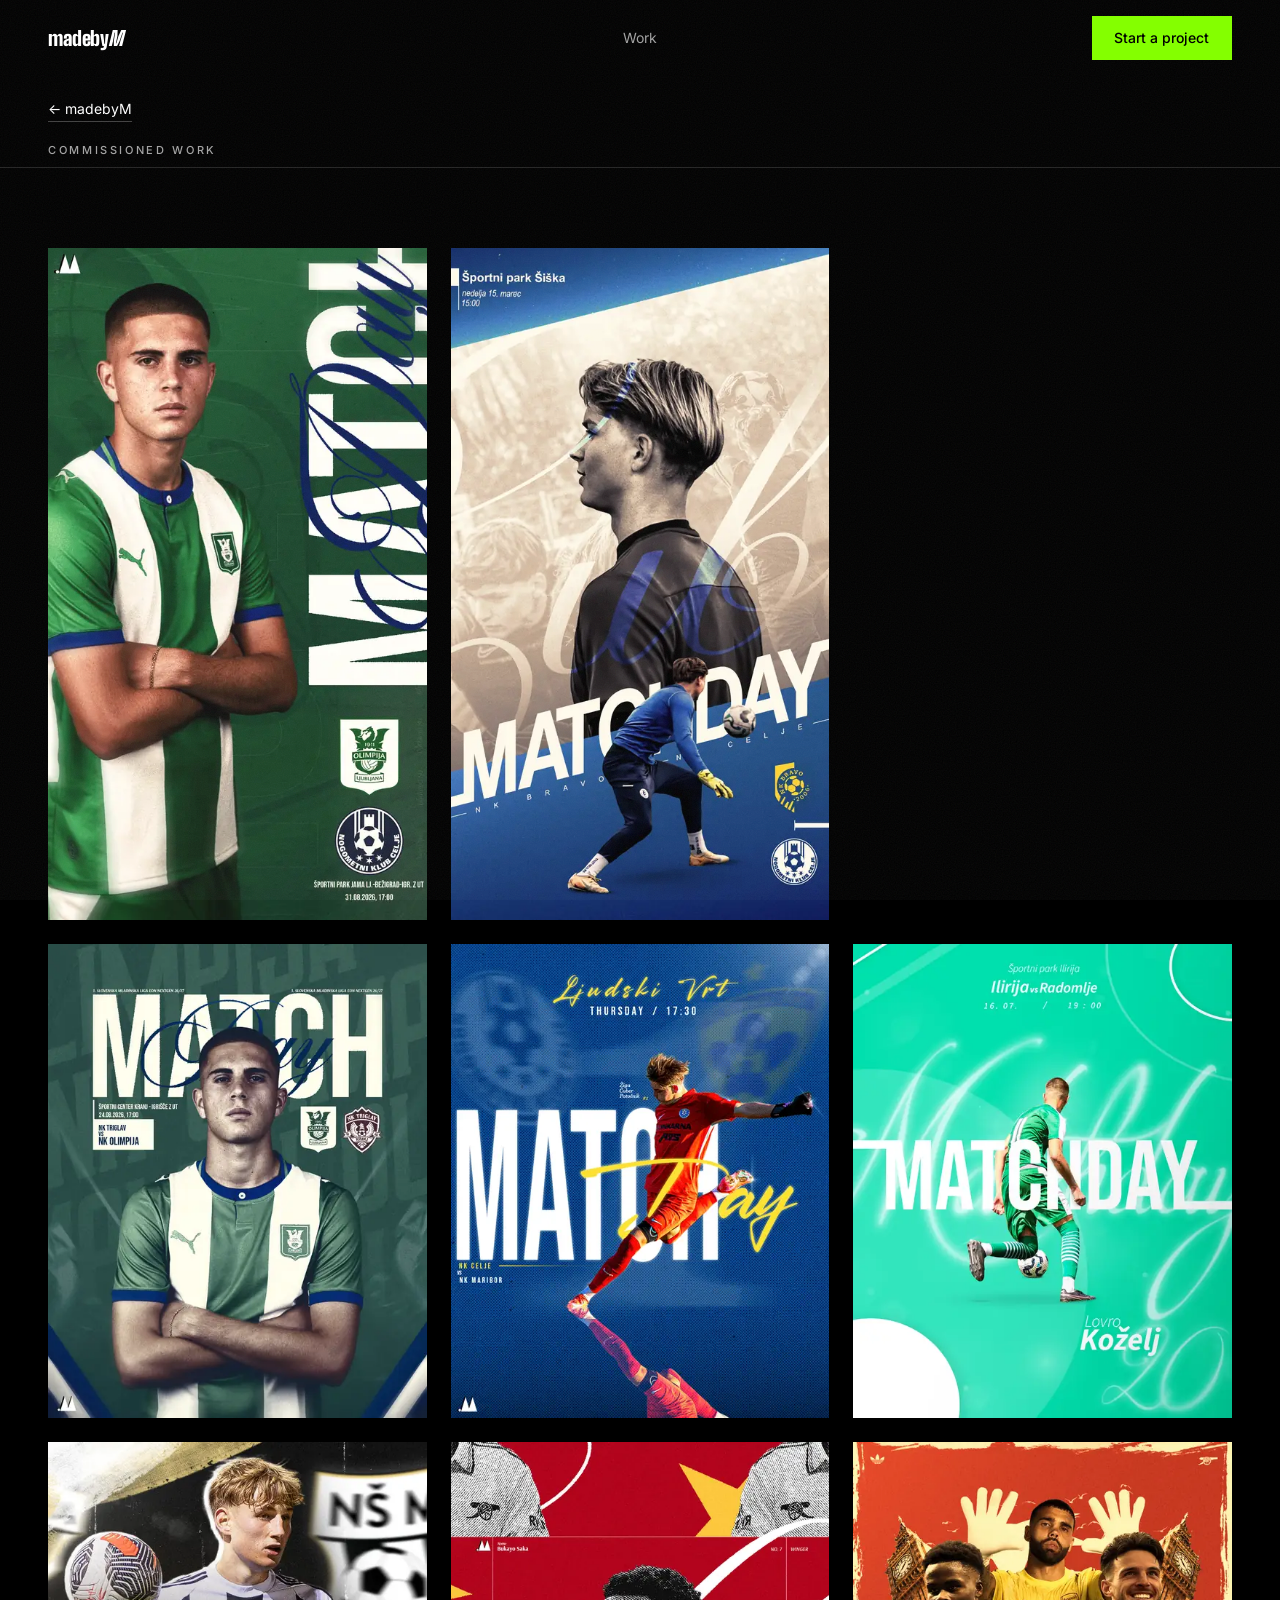
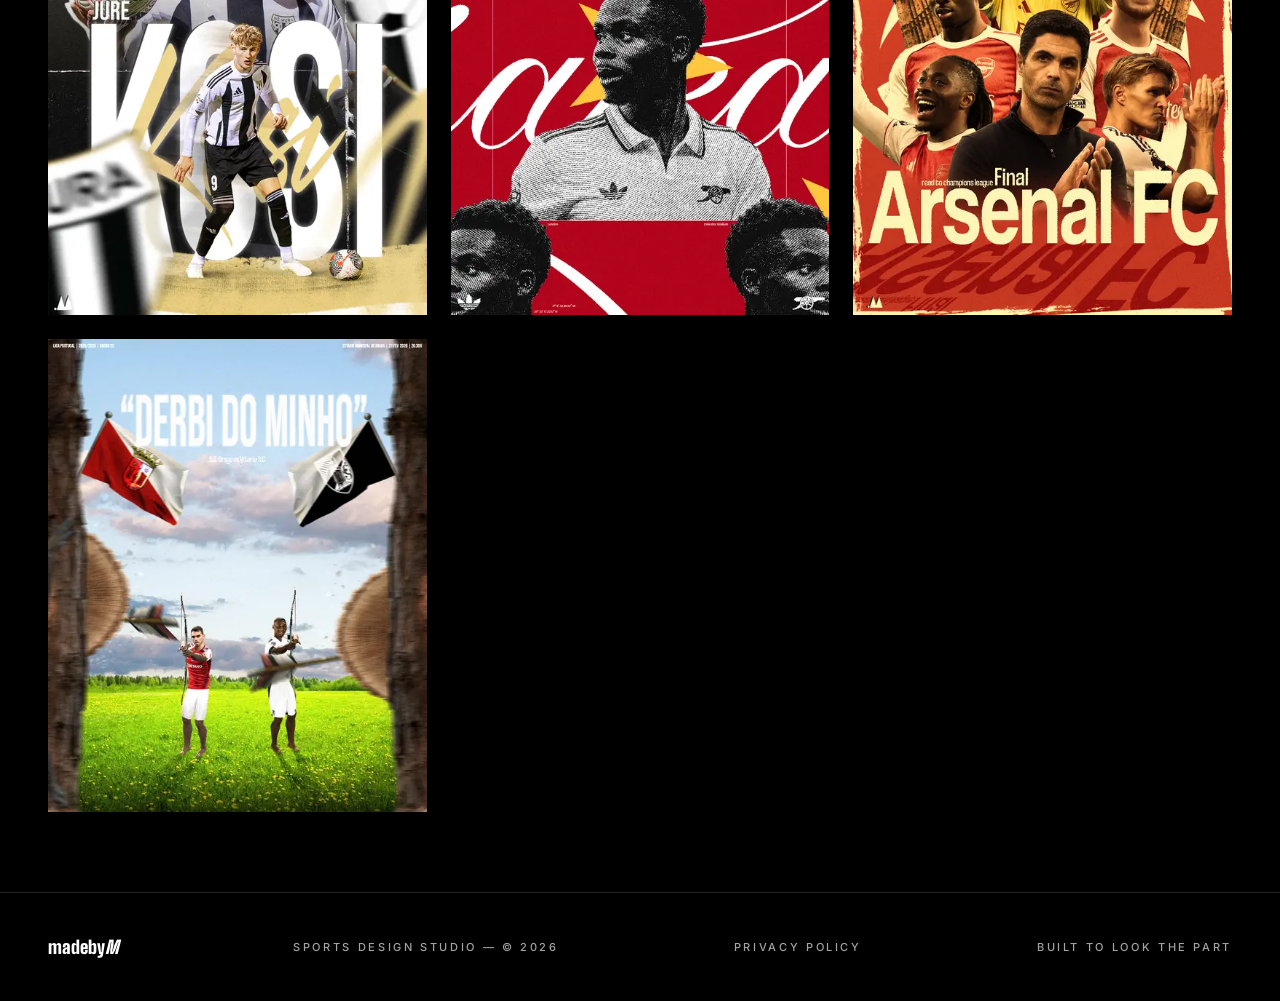
<file: portfolio_madebym/client-work.html>
<!DOCTYPE html>
<html lang="en" class="scroll-smooth">
<head>
  <meta charset="UTF-8" />
  <meta name="viewport" content="width=device-width, initial-scale=1.0" />
  <title>Client work — madebyM</title>

  <!-- Runs before first paint: marks the document as script-capable so the
       scroll-reveal rules may hide content. If this never runs, nothing hides. -->
  <script>document.documentElement.classList.add('js');</script>
  <meta name="description" content="Commissioned sports design by madebyM — matchday posters, player graphics and club work made for paying clients." />

  <!-- ============================================================= -->
  <!--  madebyM · Sports Design Studio — Wide Athletic Editorial      -->
  <!--  Stack: HTML + Tailwind compiled to tailwind.css + Google Fonts   -->
  <!--  Display face: Big Shoulders Display, narrow + Black. -->
  <!--  Selected-work images live in /Slike · Email: <form data-email="…"> -->
  <!-- ============================================================= -->

  <link rel="preconnect" href="https://fonts.googleapis.com" />
  <link rel="preconnect" href="https://fonts.gstatic.com" crossorigin />
  <!-- Big Shoulders Display: narrow, tall industrial grotesque (athletic
       display, no italic cut — the brand-mark M below uses a browser-
       synthesized oblique). Inter: clean body. -->
  <link href="https://fonts.googleapis.com/css2?family=Big+Shoulders+Display:wght@900&family=Inter:wght@400;500;600&display=swap" rel="stylesheet" />

  <!-- Tailwind is a STATIC FILE here, not the Play CDN.

       It used to be a script tag pointing at the Tailwind CDN plus an inline
       config object. That cost three things: a render-blocking script from a
       third party (Cloudflare, which therefore saw every visitor's IP and was
       missing from the privacy policy's list of recipients), no styling at all
       whenever that script did not run, and CSS generated in the browser on
       every single page load.

       The design tokens now live in tailwind.config.js next to this file, with
       every one of their measurements intact. The compiled result is
       tailwind.css, 14 kB.

       TO REGENERATE after changing classes in the markup or tokens in the
       config - one command, no install, no package.json:

         npx -y tailwindcss@3 -c tailwind.config.js -i tailwind.input.css -o tailwind.css --minify

       THE <link> SITS AFTER THE INLINE <style> ON PURPOSE. The CDN injected
       its rules at the end of head at runtime, i.e. after the inline block, so
       at equal specificity the utilities won. CLAUDE.md records several rules
       in this file that are written around exactly that. Move the link above
       the style block and that order flips, silently. -->

  <style>
    :root {
      color-scheme: dark;
      /* Motion tokens. One easing for entrances (decelerating, no overshoot),
         one for controls (slight overshoot so presses feel physical). */
      --ease-out: cubic-bezier(.16,1,.3,1);
      --ease-spring: cubic-bezier(.34,1.4,.64,1);
      --dur-fast: .18s;
      --dur: .32s;
      --dur-slow: .7s;
    }
    html, body { background:#000000; }

    /* ---------- Controls ---------- */
    .btn {
      display:inline-flex; align-items:center; justify-content:center; gap:.55rem;
      border-radius:0; padding:.95rem 1.85rem;
      font-family:Inter, sans-serif; font-size:15px; font-weight:500; line-height:1;
      white-space:nowrap; cursor:pointer; border:1px solid transparent;
      transition: transform var(--dur) var(--ease-spring),
                  background-color var(--dur) var(--ease-out),
                  border-color var(--dur) var(--ease-out),
                  color var(--dur) var(--ease-out);
    }
    /* 44px minimum touch target — the padding above clears it, this guarantees it */
    .btn { min-height:44px; }
    .btn:focus-visible { outline:2px solid #84FF00; outline-offset:3px; }

    /* The primary control is the brand green with BLACK text — 16.29:1.
       White on this green is 1.29:1, so a white label here is never an option,
       at any weight or size. Hover lifts to #9BFF33 (black on it: 16.75:1);
       the old rule faded #EDE5D6 to #fff, which after the palette swap would
       have been a hover from white to white — a control that looks dead. */
    .btn-primary { background:#84FF00; color:#000000; }
    .btn-primary:hover { background:#9BFF33; transform: translateY(-2px); }
    .btn-primary:active { transform: translateY(0) scale(.98); }
    /* The shared .btn focus ring is volt, which would vanish against a volt
       button even at 3px offset. White reads against both the button and the
       canvas behind it. */
    .btn-primary:focus-visible { outline-color:#FFFFFF; }

    /* The secondary tier of the button system. It went unused for a day when
       the hero's "Who am I?" left with the About section, and was kept rather
       than deleted because its hover and active values are measured; 404.html
       now uses it for the "Client work" button, so it has an owner again.
       On index.html, client-work.html and demo-projects.html it currently has
       none - do not infer a ghost button on those pages from this rule. */
    .btn-ghost { background:#101010; color:#FFFFFF; border-color:rgba(255,255,255,0.18); }
    .btn-ghost:hover { border-color:rgba(255,255,255,0.38); background:#1A1A1A; transform: translateY(-2px); }
    .btn-ghost:active { transform: translateY(0) scale(.98); }

    /* Compact variant for the header. Keeps the 44px min-height from .btn. */
    .btn-sm { padding:.7rem 1.35rem; font-size:14px; }

    /* Scroll hint — a slow, small bob. Travel stays under 6px so it reads as a
       nudge rather than motion competing with the headline. */
    @keyframes cue-bob { 0%,100% { transform: translate(-50%, 0); } 50% { transform: translate(-50%, 5px); } }
    .scroll-cue { animation: cue-bob 2.6s var(--ease-out) infinite; }

    /* ---------- Header ---------- */
    /* Bare over the hero, then a blurred bar once the page moves. Hooked onto the
       .is-scrolled class the existing script already sets — no new JS. */
    header { transition: background-color var(--dur) var(--ease-out), border-color var(--dur) var(--ease-out); border-bottom:1px solid transparent; }
    header.is-scrolled {
      background:rgba(0,0,0,0.78);
      backdrop-filter:saturate(140%) blur(14px);
      -webkit-backdrop-filter:saturate(140%) blur(14px);
      border-bottom-color:rgba(255,255,255,0.12);
    }

    /* Display face: Big Shoulders Display carries no width axis, so — unlike
       Archivo before it — .font-display needs no hand-written override here;
       font-family comes entirely from the Tailwind utility in tailwind.css. */
    .prose-body { line-height: 1.65; }

    /* Eyebrow / catalogue label */
    .eyebrow {
      font-family: Inter, sans-serif; font-size: 11px; font-weight: 500;
      letter-spacing: 0.24em; text-transform: uppercase; color:#A3A3A3;
    }

    /* Quiet typographic link; the underline takes the accent on hover */
    .link {
      position: relative; color:#FFFFFF; transition: color .25s ease;
      padding-bottom: 2px;
    }
    .link::after {
      content:''; position:absolute; left:0; bottom:0; height:1px; width:100%;
      background:currentColor; opacity:.25; transform: scaleX(1); transform-origin:left;
      transition: opacity .3s ease, background-color .3s ease;
    }
    .link:hover, .link:focus-visible { color:#84FF00; }
    .link:hover::after, .link:focus-visible::after { opacity:1; background:#84FF00; }

    /* Brand logo fades out on scroll — phones only (below md breakpoint) */
    #brandLogo { transition: opacity .3s ease, visibility .3s ease; }
    @media (max-width: 767px) {
      header.is-scrolled #brandLogo { opacity: 0; visibility: hidden; }
    }

    /* Nav link: underline draws in from left */
    .nav-link { position:relative; color:#A3A3A3; transition: color .25s ease; }
    .nav-link::after {
      content:''; position:absolute; left:0; bottom:-4px; height:1px; width:0; background:#84FF00; transition: width .28s cubic-bezier(.16,1,.3,1);
    }
    .nav-link:hover, .nav-link:focus-visible { color:#FFFFFF; }
    .nav-link:hover::after, .nav-link:focus-visible::after { width:100%; }

    /* Underline-style form fields (no boxes) */
    .field {
      width:100%; background:transparent; border:0; border-bottom:1px solid rgba(255,255,255,0.26);
      padding:10px 0; color:#FFFFFF; font-family:Inter, sans-serif; font-size:16px;
      transition: border-color .25s ease;
    }
    .field::placeholder { color:#757575; }
    .field:focus { outline:none; border-color:#84FF00; }
    textarea.field { resize:vertical; }

    /* Image frame — neutral dark fallback if a file is missing (no text overlay) */
    .ph { position:relative; overflow:hidden; background:linear-gradient(150deg,#141414 0%,#0A0A0A 100%); }
    img.is-broken { display:none; }

    /* Film grain. On the old warm canvas this used mix-blend-mode:overlay, which
       is a no-op over #000000 — overlay against a black base returns black, so the
       grain would have vanished silently the moment the canvas went black.
       screen lightens instead, so it survives. Keep the opacity low: this sits
       over the hero photography too. */
    .grain {
      position:fixed; inset:0; z-index:1; pointer-events:none; opacity:.06; mix-blend-mode:screen;
      background-image:url("data:image/svg+xml,%3Csvg xmlns='http://www.w3.org/2000/svg' width='180' height='180'%3E%3Cfilter id='n'%3E%3CfeTurbulence type='fractalNoise' baseFrequency='0.85' numOctaves='2'/%3E%3C/filter%3E%3Crect width='100%25' height='100%25' filter='url(%23n)'/%3E%3C/svg%3E");
    }

    /* Progressive enhancement. Content is visible by default and is only hidden
       once JS has proven itself by setting html.js (see the head script).
       Hiding first would strand 28 elements at opacity:0 whenever the script is
       blocked, fails, or is switched off — measured, not assumed. */
    .reveal { opacity:1; transform:none; }
    html.js .reveal { opacity:0; transform: translateY(20px); transition: opacity .8s cubic-bezier(.16,1,.3,1), transform .8s cubic-bezier(.16,1,.3,1); }
    html.js .reveal.in { opacity:1; transform:none; }

    /* ---------- Work card ---------- */
    /* Provenance marks. PRODUCT.md records which pieces were commissioned and
       which are personal work; `Concept` says so on the card itself, so no
       reader takes a subject's name for a client who hired the studio.
       Measured on #000000: #84FF00 over its own 10% wash = 14.09:1, #A3A3A3 =
       8.33:1. Both clear 4.5:1 at this 11px size with room to spare. */
    /* Album tile. The gradient shows through while the file is still in
       flight and stays if it never arrives, so a gap never reads as a hole. */
    .album-img { display:block; width:100%; height:auto; background:linear-gradient(150deg,#141414 0%,#0A0A0A 100%); }
    /* Keeps the album's opening row to the two 9:16 pieces alone: the tile
       after them starts a new row instead of filling the third cell. The unused
       cell is invisible on the black ground, so the row reads as a deliberate
       pair rather than a hole. At two columns the pair already fills row one
       exactly and this rule is a no-op — that tile is in column 1 either way. */
    .album-break { grid-column-start: 1; }

    /* The cover frame lifts on hover. The paired .work-img zoom went with the
       case-study cards — a cover holds a moving strip, not a single image. */
    .work-frame { transition: transform var(--dur) var(--ease-out); }
    .work-item:hover .work-frame { transform: translateY(-6px); }

    /* The card carries role="button", so it is a control. Without this rule a
       keyboard visitor gets no visible focus anywhere in the grid. */
    .work-item:focus-visible { outline:2px solid #84FF00; outline-offset:8px; border-radius:0; }
    .work-item:focus-visible .work-cta { color:#84FF00; }
    .work-item:focus-visible .work-cta::after { opacity:1; background:#84FF00; }

    /* Contact form submission states */
    #briefForm { transition: opacity .35s ease; }
    #briefForm.is-sending { opacity:.6; pointer-events:none; }
    #briefForm.is-leaving { opacity:0; }
    #formSuccess { opacity:0; transform: translateY(12px); transition: opacity .5s ease, transform .5s ease; }
    #formSuccess.show { opacity:1; transform:none; }

    /* ---------- Hero strip ----------
       A marquee of the work moving left to right behind the headline. Pure CSS,
       so it still runs when the script is blocked or switched off.

       The scrim over it is measured, not judged by eye. Every one of the 15
       tiles passes behind the copy, so it has to survive the brightest band of
       the brightest tile rather than an average. Untouched, that worst case was
       P99 = 1.0000 (the white block in the Bruno poster) and white text would
       have needed a 0.55 black veil — which buries the work the hero exists to
       show. So the highlights are compressed in the tiles themselves at build
       time instead (y = x(1 - 0.45x²), saturation 0.88), which drops it to
       0.2874, and 0.25 of scrim then gives white 5.17:1. The halftone adds
       roughly another 8% on top of that.

       The band matters as much as the number. The first pass measured 28%-72%
       of the tile and was wrong: measured in the browser, the copy runs from
       18.3% (top of the headline) to 86.1% (bottom of the buttons), so the
       figures above are for 16%-80%. Move the copy, or regenerate the tiles,
       and this measurement is void — redo it rather than trusting this comment.

       Tiles are 720px wide because that is what they actually render at: the
       track is height:100% of the hero, so a 900px-tall hero draws each 4:5 tile
       at 720x900. One width, no srcset, deliberately — CLAUDE.md records that a
       scrim proven at one width silently stops holding at another, and a single
       file removes that whole family of bugs. 15 tiles, 795 KB total, down from
       38.9 MB of source PNGs. */
    .hero-strip { position:absolute; inset:0; z-index:0; overflow:hidden; }
    .hero-track { display:flex; width:max-content; height:100%; animation: hero-slide 96s linear infinite; }
    .hero-track img { display:block; flex:0 0 auto; height:100%; width:auto; }
    /* A full-height 4:5 tile is 0.8 x the hero height, which on a portrait phone
       is wider than the screen: at 375x812 one tile came out 650px and 0.58 of a
       single poster was visible — a fragment, not a showcase. A breakpoint was
       the wrong tool here; at 640x900 the tile was still 720px and 0.89 visible,
       just above the cutoff. max-width is width-independent and holds at every
       size: roughly 1.8 posters at 375px, 640px and 1265px, and on wide screens
       the natural size wins and more fit anyway.
       Cropping does not invalidate the scrim measurement — a centre crop is a
       subset of the full-width band that was measured, so its P99 can only be
       lower than the figure the scrim was set from. */
    .hero-track img { max-width:56vw; object-fit:cover; object-position:center; }
    /* The track holds the 15 tiles twice, so -50% is exactly one full set and
       the loop has no seam. Running from -50% to 0 carries the work rightwards. */
    @keyframes hero-slide { from { transform: translate3d(-50%,0,0); } to { transform: translate3d(0,0,0); } }

    /* Top and bottom go much darker than the middle. The header sits over this
       section with no background of its own until the page scrolls, and its
       11px nav links have nothing else to stand on. */
    .hero-scrim {
      position:absolute; inset:0; z-index:0; pointer-events:none;
      background: linear-gradient(to bottom,
        rgba(0,0,0,.92) 0, rgba(0,0,0,.25) 18%, rgba(0,0,0,.25) 78%, rgba(0,0,0,.90) 100%);
    }
    /* Dots rather than a flat film, so the photography reads as printed matter. */
    .hero-halftone {
      position:absolute; inset:0; z-index:0; pointer-events:none;
      background-image: radial-gradient(circle at center, rgba(0,0,0,.55) 1.1px, transparent 1.5px);
      background-size: 5px 5px;
    }

    @media (prefers-reduced-motion: reduce) {
      /* Must match html.js specificity (0,2,0) or the reveal rule above wins
         and reduced-motion visitors get a permanently invisible page. */
      html.js .reveal, .reveal { opacity:1; transform:none; transition:none; }
      /* Must match the .work-item:hover selectors' specificity (0,3,0) — a
         weaker rule here would lose and the lift would still snap into place. */
      .work-frame { transition:none; }
      .work-item:hover .work-frame { transform:none; }
      #briefForm, #formSuccess { transition:none; }
      #brandLogo { transition:none; }
      /* Colour still changes so hover/press stay legible; only travel is removed. */
      .btn { transition: background-color var(--dur-fast) linear, border-color var(--dur-fast) linear, color var(--dur-fast) linear; }
      .btn:hover, .btn:active { transform:none; }
      .scroll-cue { animation:none; }
      .hero-track { animation:none; }
      header { transition:none; }
      html { scroll-behavior:auto; }
    }
  </style>
  <link rel="stylesheet" href="tailwind.css" />
</head>

<body class="bg-ink font-sans text-paper antialiased selection:bg-volt selection:text-ink">
  <div class="grain" aria-hidden="true"></div>

  <a href="#grid" class="sr-only focus:not-sr-only focus:fixed focus:z-50 focus:top-3 focus:left-3 focus:bg-paper focus:text-ink focus:px-4 focus:py-2 focus:text-sm">Skip to the work</a>

  <!-- ================= NAV (logo hard left · links hard right, full-bleed) ================= -->
  <header class="fixed top-0 left-0 w-full z-50">
    <div class="px-6 md:px-12">
      <nav class="relative flex items-center justify-between gap-6 py-4">
        <a href="index.html" id="brandLogo" class="group shrink-0 font-display text-xl font-black tracking-tight">
          <span class="text-paper">madeby</span><span class="italic text-paper">M</span>
        </a>

        <!-- Centred link cluster. Absolutely placed so the logo and the CTA can
             change width without dragging the links off centre. -->
        <div class="pointer-events-none absolute inset-x-0 hidden justify-center md:flex">
          <div class="pointer-events-auto flex items-center gap-9 text-sm">
            <a href="index.html#work" class="nav-link inline-flex min-h-[24px] items-center">Work</a>
          </div>
        </div>

        <a href="index.html#contact" class="btn btn-primary btn-sm hidden shrink-0 md:inline-flex">Start a project</a>

        <button id="navToggle" aria-label="Open menu" aria-expanded="false" aria-controls="mobileMenu" class="md:hidden inline-flex h-11 w-11 items-center justify-center text-paper cursor-pointer">
          <svg class="h-5 w-5" viewBox="0 0 24 24" fill="none" stroke="currentColor" stroke-width="1.5" stroke-linecap="round"><path d="M3 7h18M3 17h18"/></svg>
        </button>
      </nav>

      <!-- The panel is the brand green, so every link on it must be BLACK.
           Straight after the palette swap these read hover:text-volt and the
           CTA read text-volt — green on green, 1:1: the hover was invisible and
           "Start a project" could not be seen at all. Nothing in the console
           said so. Hover is carried by an underline instead of a colour,
           because there is no second colour this panel can legibly hold. -->
      <div id="mobileMenu" class="md:hidden hidden bg-volt px-5 pb-4 pt-2">
        <a href="index.html#work" class="block py-3 text-ink hover:underline">Work</a>
        <a href="index.html#contact" class="block py-3 font-semibold text-ink underline">Start a project →</a>
      </div>
    </div>
  </header>

  <main id="top">
  <!-- ================= PAGE HEAD ================= -->
  <!-- The visible title block came off on 2026-09-19 at Miha's request: the
       album is the page. The h1 itself STAYS, visually hidden.

       Two reasons it must not simply be deleted. First, a page with no h1 has
       no document outline: a screen-reader user landing here gets a grid of
       images and nothing naming what they are looking at, and a crawler gets
       the same. Second, and this is the one that matters legally, the
       per-item "Client work / Concept" tags were removed on 2026-09-17, which
       left the PAGE TITLE as the only provenance statement anywhere on this
       page. Presenting personal work as commissioned is a misleading
       commercial practice under ZVPot, so that statement has to survive
       somewhere even when it is not drawn.

       BE AWARE OF WHAT THIS COSTS: a sighted visitor now sees no heading at
       all, so for them this page and demo-projects.html are visually
       identical. The only things telling them apart are the link they arrived
       through and the browser tab title. If that is not enough, the answer is
       to put a visible heading back, not to delete this one. -->
  <h1 class="sr-only">Client work</h1>

  <!-- Back to the homepage. Kept at Miha's request on 2026-09-19 when the rest
       of the title block came off. The header logo also returns to index.html,
       but a visitor who arrived straight into the album needs a way out that
       is not the browser's back button, and the logo does not read as one.

       The padding is a measurement, not decoration. The header is
       position:fixed and measures 77px tall; with the title block gone the
       grid started at 81px, i.e. 4px under the bar with no breathing room at
       all. pt-24 (96px) clears it by 19px.

       pb-2, not the pb-14 the old block carried: that bottom padding was
       sized for an h1 and a lead paragraph sitting above the grid. With only
       a link left it measured 160px of empty black between the link and the
       first poster - a third of the opening screen. Re-measure if the header
       height ever changes. -->
  <div class="px-6 pb-2 pt-24 md:px-12">
    <div class="mx-auto max-w-shell">
      <a href="index.html#work" class="link inline-flex min-h-[24px] items-center text-sm">&larr; madebyM</a>

      <!-- The visible provenance statement. The h1 that used to carry it is
           sr-only since 2026-09-19, which left a sighted visitor with nothing
           on the page saying whether this work was commissioned or not. On a
           portfolio, unmarked work reads as client work by default, and
           presenting personal work as a commission is a misleading commercial
           practice under ZVPot. This line puts the statement back without
           bringing back the title block Miha removed. -->
      <p class="eyebrow mt-5">Commissioned work</p>
    </div>
  </div>

  <!-- ================= ALBUM ================= -->
  <!-- Three across, no captions, by Miha's instruction. The page
       heading is now the only provenance statement on it: everything
       here is presented as commissioned work. Two columns below 768px -
       three would put each poster at about 100px on a phone.
       Source files in Slike/album/client-work/, served WebP in
       Slike/album-web/client-work/. Rebuild with scratchpad/album.py. -->
  <!-- Spacing above the grid is the back-link block's job, NOT this section's.
       Both were given top padding on 2026-09-19 and it stacked: the first
       poster ended up at y=242 on a 375px phone, leaving 120px of empty black
       under the link and pushing the work to 30% down the opening screen.
       This section is back to its original py-16/sm:py-20; if the grid ever
       needs to move, change the pt on the block above, not here. -->
  <section id="grid" class="scroll-mt-24 border-t border-line py-16 sm:py-20">
    <div class="mx-auto max-w-shell px-6 md:px-12">
      <!-- Miha's sequence, 17 Sep 2026 — not alphabetical, not shuffled.
           Nothing here is cropped: kozelj-matchday and cuber-glavna1 are 9:16
           and keep it, so their tiles run 1.42x taller than the 4:5 ones. They
           lead the album and have the opening row to themselves — .album-break on
           the tile after them forces the new row, so no 4:5 tile sits beside a
           tall one and the album has no ragged row. items-start, not stretch —
           stretching would need object-fit:cover, which is cropping again.
           width/height are each file's own pixels, so nothing shifts on load. -->
      <div class="grid grid-cols-2 items-start gap-4 md:grid-cols-3 md:gap-6">
        <img src="Slike/album-web/client-work/kozelj-matchday.webp" alt="Matchday poster of Lovro Koželj in the NK Olimpija kit"
             width="520" height="924" loading="eager" decoding="async" class="album-img" />
        <img src="Slike/album-web/client-work/cuber-glavna1.webp" alt="NK Bravo versus NK Celje matchday poster for Športni park Šiška"
             width="520" height="924" loading="eager" decoding="async" class="album-img" />
        <img src="Slike/album-web/client-work/kozelj-olimpija.webp" alt="NK Triglav versus NK Olimpija matchday poster featuring Lovro Koželj"
             width="520" height="650" loading="eager" decoding="async" class="album-img album-break" />
        <img src="Slike/album-web/client-work/cuber-glavna.webp" alt="NK Celje versus NK Maribor matchday poster for Ljudski Vrt"
             width="520" height="650" loading="lazy" decoding="async" class="album-img" />
        <img src="Slike/album-web/client-work/kozel.webp" alt="Ilirija versus Radomlje matchday poster featuring Lovro Koželj"
             width="520" height="650" loading="lazy" decoding="async" class="album-img" />
        <img src="Slike/album-web/client-work/kosi.webp" alt="Jure Kosi player poster in the NŠ Mura kit"
             width="520" height="650" loading="lazy" decoding="async" class="album-img" />
        <img src="Slike/album-web/client-work/saka-watermark.webp" alt="Bukayo Saka player poster in Arsenal red"
             width="520" height="650" loading="lazy" decoding="async" class="album-img" />
        <img src="Slike/album-web/client-work/arsenal-watermark.webp" alt="Arsenal FC squad poster marking the road to the Champions League final"
             width="520" height="650" loading="lazy" decoding="async" class="album-img" />
        <img src="Slike/album-web/client-work/derbi-bright.webp" alt="Derbi do Minho poster with two players carrying club flags"
             width="520" height="650" loading="lazy" decoding="async" class="album-img" />
      </div>
    </div>
  </section>
  </main>

  <!-- ================= FOOTER ================= -->
  <!-- ⚠ STILL OUTSTANDING — THE ONE KNOWN LEGAL GAP ON THE LIVE SITE.
       If madebyM is a registered business, ZEPT Art. 6 requires the legal
       name, registered address, registration number and tax number to appear
       here. They are missing. They are NOT invented or guessed: a wrong tax
       number is a ZGD-1 breach in its own right. Miha has to supply them, and
       the tax number and IBAN must be run through their check-digit
       calculations before they go in — see CLAUDE.md.

       2026-09-18 — a VISIBLE placeholder was added here, reading "Business
       details pending". 2026-09-19 — Miha had it removed again, along with
       the .blank rule that styled it.

       READ THIS BEFORE ASSUMING THE FOOTER IS FINISHED. Removing the line did
       not close the gap, it only made it invisible again. ZEPT Art. 6 is
       still unmet and this is still the one known legal exposure on the live
       site. The next person to look at this footer will see nothing missing,
       which is exactly why it is written down here instead.

       Layout: the row had no max-width while every section above is capped at
       max-w-shell, so past 1600px the footer kept spreading while the page
       stopped. The privacy button was an 11px eyebrow standing on its own,
       about 13px tall, under the 24x24px WCAG 2.2 minimum. -->
  <footer class="border-t border-line py-10">
    <div class="mx-auto flex max-w-shell flex-col items-center justify-between gap-4 px-6 sm:flex-row md:px-12">
      <a href="index.html" class="group font-display text-lg font-black"><span class="text-paper">madeby</span><span class="italic text-paper">M</span></a>
      <p class="eyebrow">Sports Design Studio — © 2026</p>
      <button id="privacyOpen" type="button" class="eyebrow inline-flex min-h-[24px] cursor-pointer items-center transition-colors hover:text-volt">Privacy Policy</button>
      <p class="eyebrow">Built to look the part</p>
    </div>
  </footer>

  <!-- ================= PRIVACY POLICY MODAL ================= -->
  <div id="privacyModal" class="fixed inset-0 z-50 hidden items-center justify-center p-4">
    <div data-privacy-close class="absolute inset-0 bg-ink/90"></div>
    <div role="dialog" aria-modal="true" aria-labelledby="privacyTitle" class="relative z-10 max-h-[88vh] w-full max-w-2xl overflow-y-auto bg-carbon p-7 sm:p-10">
      <button data-privacy-close aria-label="Close" class="absolute right-4 top-4 inline-flex h-10 w-10 items-center justify-center text-paper cursor-pointer hover:text-volt">
        <svg class="h-5 w-5" viewBox="0 0 24 24" fill="none" stroke="currentColor" stroke-width="1.5" stroke-linecap="round"><path d="M6 6l12 12M18 6 6 18"/></svg>
      </button>

      <p class="eyebrow text-volt">madebyM — Sports Design Studio</p>
      <h3 id="privacyTitle" class="mt-3 font-display text-2xl font-black uppercase tracking-tight sm:text-3xl">Privacy Policy</h3>

      <!-- GDPR Art. 13 checklist this covers: controller identity (1), purposes
           and legal bases (3), recipients and third-country transfers (4),
           storage period (5), data-subject rights incl. withdrawal (6), right
           to lodge a complaint with the supervisory authority (7).
           STILL MISSING AND ONLY MIHA CAN SUPPLY IT: the registered business
           address. It is required for the ZEPT imprint in the footer, and
           should be repeated here as the controller's postal contact. -->
      <div class="prose-body mt-8 space-y-6 text-sm text-ash">
        <div>
          <p class="eyebrow mb-2">1 — Who is responsible</p>
          <p>The controller of your personal data is <span class="text-paper">madebyM — Miha Pavlic</span>, Slovenia. For any question about this policy or your data, write to <a href="mailto:madebymp.studio@gmail.com" class="link">madebymp.studio@gmail.com</a>.</p>
        </div>
        <div>
          <p class="eyebrow mb-2">2 — What data we collect</p>
          <p>When you submit an inquiry through the contact form, we collect your name, email address, club or company name (if provided), and the content of your message. Nothing else. This site sets <span class="text-paper">no cookies</span>, stores nothing on your device, and runs no analytics or tracking of any kind.</p>
        </div>
        <div>
          <p class="eyebrow mb-2">3 — Why we process it, and on what basis</p>
          <p>Your data is used solely to answer your inquiry and, where relevant, prepare a quote. The legal bases are your <span class="text-paper">consent</span> (Art. 6(1)(a) GDPR), given via the checkbox on the form, and <span class="text-paper">steps taken at your request before entering into a contract</span> (Art. 6(1)(b) GDPR). We send no unsolicited mail and use your data for no advertising.</p>
        </div>
        <div>
          <p class="eyebrow mb-2">4 — Who else processes it</p>
          <p>We do not sell, rent, or trade your data. Three service providers necessarily handle it on our behalf:</p>
          <ul class="mt-3 space-y-2 pl-5" style="list-style:disc">
            <li><span class="text-paper">Formspree, Inc.</span> (United States) — receives the form submission and forwards it to our mailbox over an encrypted connection.</li>
            <li><span class="text-paper">Vercel Inc.</span> (United States) — hosts this website and processes the connection data (including your IP address) needed to deliver the page.</li>
            <li><span class="text-paper">Google Ireland Ltd. / Google LLC</span> — the typeface used on this site is loaded from Google's servers, which receives your IP address when the page loads.</li>
          </ul>
          <p class="mt-3">This means your data is transferred to the <span class="text-paper">United States</span>. You may ask us at any time which safeguards apply to those transfers.</p>
        </div>
        <div>
          <p class="eyebrow mb-2">5 — How long we keep it</p>
          <p>We keep inquiry data for as long as needed to answer it. If a collaboration follows, we keep it for the duration of that work and for any period Slovenian law requires us to retain business records. Otherwise it is deleted once the inquiry is closed.</p>
        </div>
        <div>
          <p class="eyebrow mb-2">6 — Your rights</p>
          <p>You have the right to access your data, to have it corrected or erased, to restrict or object to its processing, and to receive it in a portable form. You may <span class="text-paper">withdraw your consent at any time</span> — this does not affect the lawfulness of processing carried out before the withdrawal. To exercise any of these, write to <a href="mailto:madebymp.studio@gmail.com" class="link">madebymp.studio@gmail.com</a>.</p>
        </div>
        <div>
          <p class="eyebrow mb-2">7 — Right to complain</p>
          <p>If you believe your data has been handled unlawfully, you may lodge a complaint with the Slovenian supervisory authority, the <a href="https://www.ip-rs.si/" target="_blank" rel="noopener noreferrer" class="link">Information Commissioner of the Republic of Slovenia</a>.</p>
        </div>
        <p class="eyebrow pt-1">Last updated — August 2026</p>
      </div>
    </div>
  </div>

  <script>
    // Broken image -> hide it so the dark .ph frame shows through instead
    document.querySelectorAll('img').forEach(function (img) {
      img.addEventListener('error', function () { img.classList.add('is-broken'); });
      if (img.complete && img.naturalWidth === 0) img.classList.add('is-broken');
    });

    // Hide the brand logo while scrolled (CSS applies this on phones only)
    var headerEl = document.querySelector('header');
    function onScroll() { headerEl.classList.toggle('is-scrolled', window.scrollY > 40); }
    window.addEventListener('scroll', onScroll, { passive: true });
    onScroll();

    // Mobile nav
    var navToggle = document.getElementById('navToggle');
    var mobileMenu = document.getElementById('mobileMenu');
    navToggle.addEventListener('click', function () {
      var open = mobileMenu.classList.toggle('hidden') === false;
      navToggle.setAttribute('aria-expanded', String(open));
    });
    mobileMenu.querySelectorAll('a').forEach(function (a) {
      a.addEventListener('click', function () { mobileMenu.classList.add('hidden'); navToggle.setAttribute('aria-expanded', 'false'); });
    });

    // Scroll reveal
    var reduce = window.matchMedia('(prefers-reduced-motion: reduce)').matches;
    var reveals = document.querySelectorAll('.reveal');
    if (reduce || !('IntersectionObserver' in window)) {
      reveals.forEach(function (el) { el.classList.add('in'); });
    } else {
      var io = new IntersectionObserver(function (entries) {
        entries.forEach(function (e) { if (e.isIntersecting) { e.target.classList.add('in'); io.unobserve(e.target); } });
      }, { threshold: 0.12 });
      reveals.forEach(function (el) { io.observe(el); });

      // Elements already in view when observe() runs never trigger the
      // callback, so check synchronously here too — not inside
      // requestAnimationFrame, which never runs in a background tab and would
      // leave a middle-clicked/new-tab visitor's hero permanently empty. No
      // r.bottom check: content already scrolled past on a restored scroll
      // position must reveal too, or it stays empty forever.
      var revealVisible = function () {
        reveals.forEach(function (el) {
          if (el.classList.contains('in')) return;
          if (el.getBoundingClientRect().top < window.innerHeight) {
            el.classList.add('in');
            io.unobserve(el);
          }
        });
      };
      revealVisible();
      document.addEventListener('visibilitychange', revealVisible);
      window.addEventListener('load', revealVisible);

      // Nothing revealed after 3s means the mechanism is broken somehow —
      // a static page beats a blank one.
      setTimeout(function () {
        if (!document.querySelector('.reveal.in')) {
          reveals.forEach(function (el) { el.classList.add('in'); });
        }
      }, 3000);
    }

    // Privacy policy modal
    var privacyModal = document.getElementById('privacyModal');
    var privacyLastFocus = null;
    function openPrivacy() {
      privacyLastFocus = document.activeElement;
      privacyModal.classList.remove('hidden'); privacyModal.classList.add('flex');
      document.body.style.overflow = 'hidden';
      privacyModal.querySelector('button[data-privacy-close]').focus();
    }
    function closePrivacy() {
      privacyModal.classList.add('hidden'); privacyModal.classList.remove('flex');
      document.body.style.overflow = '';
      if (privacyLastFocus) privacyLastFocus.focus();
    }
    // Two triggers: the footer link and the one beside the consent checkbox.
    // Consent is only informed if the policy is reachable at the point of giving it.
    document.querySelectorAll('#privacyOpen, #privacyOpenForm').forEach(function (b) {
      b.addEventListener('click', openPrivacy);
    });
    privacyModal.querySelectorAll('[data-privacy-close]').forEach(function (el) { el.addEventListener('click', closePrivacy); });
    document.addEventListener('keydown', function (e) {
      if (e.key === 'Escape' && !privacyModal.classList.contains('hidden')) closePrivacy();
    });

  </script>
</body>
</html>
</file>
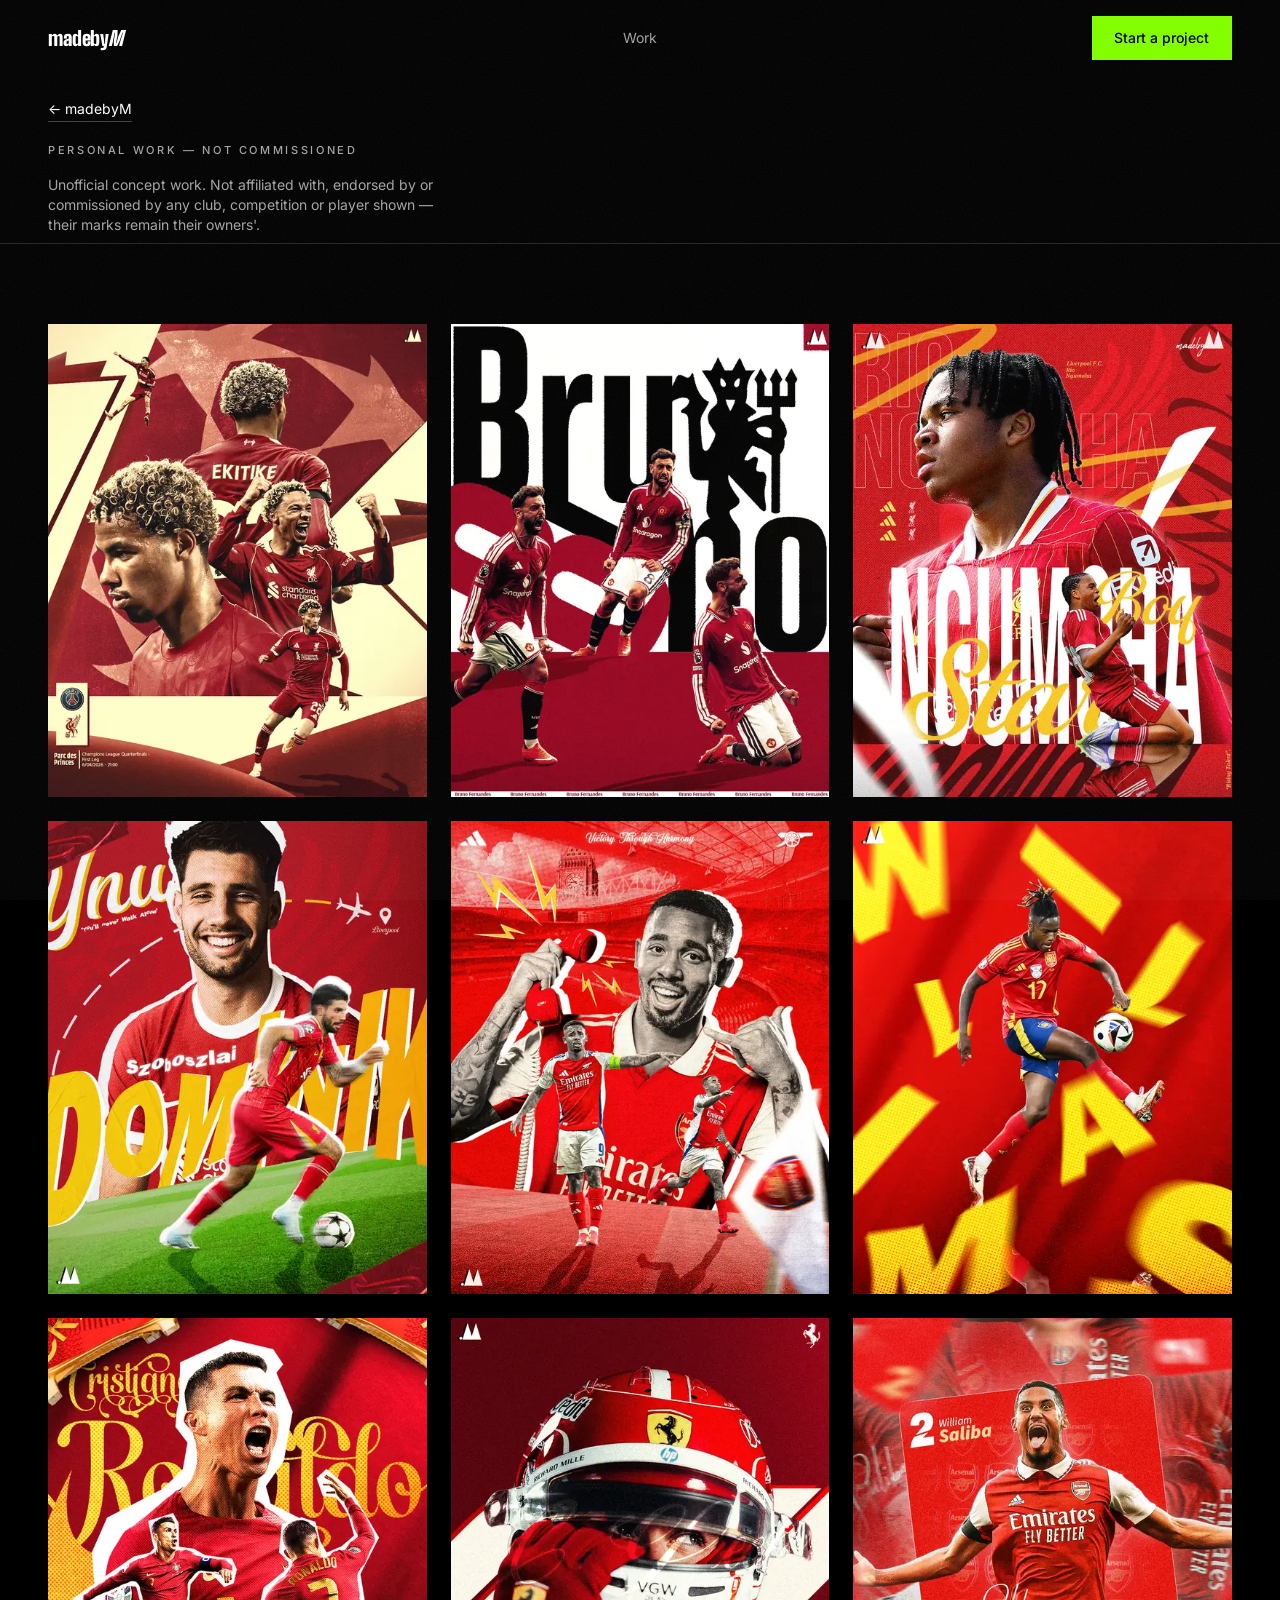
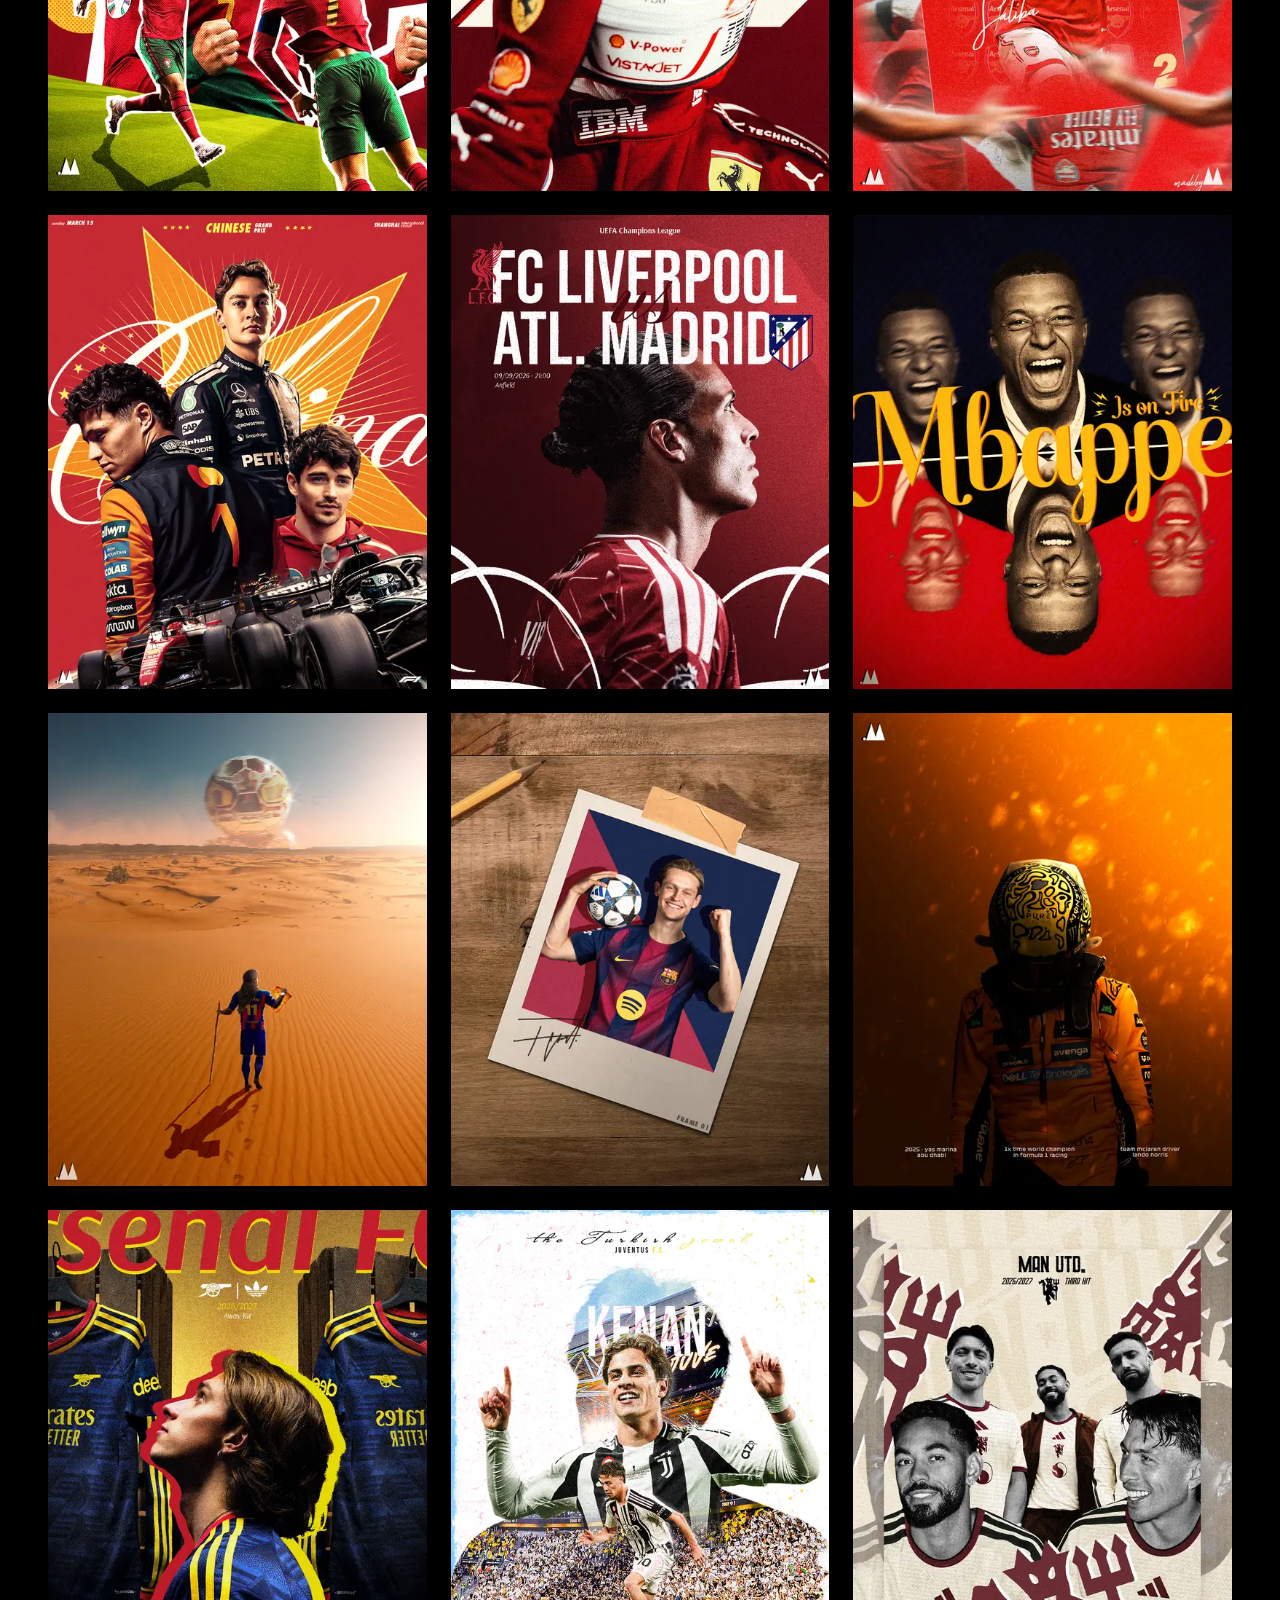
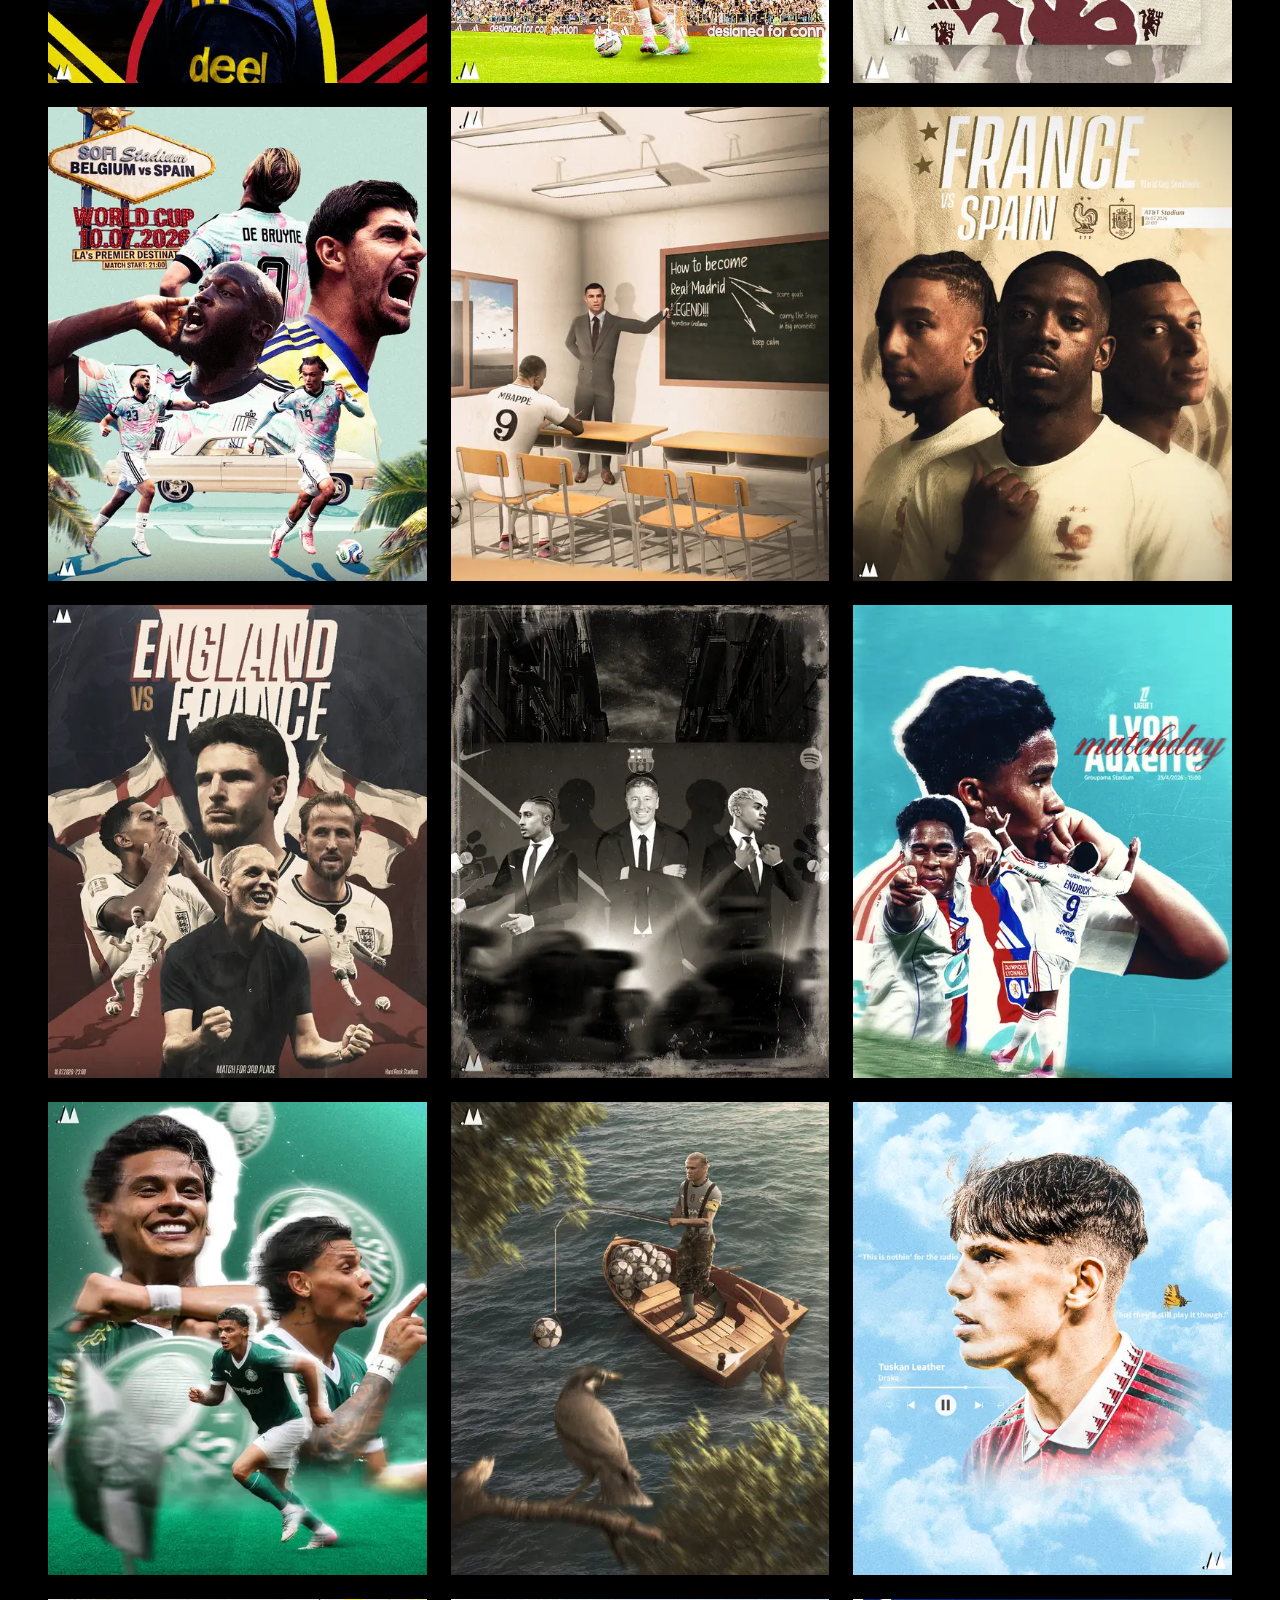
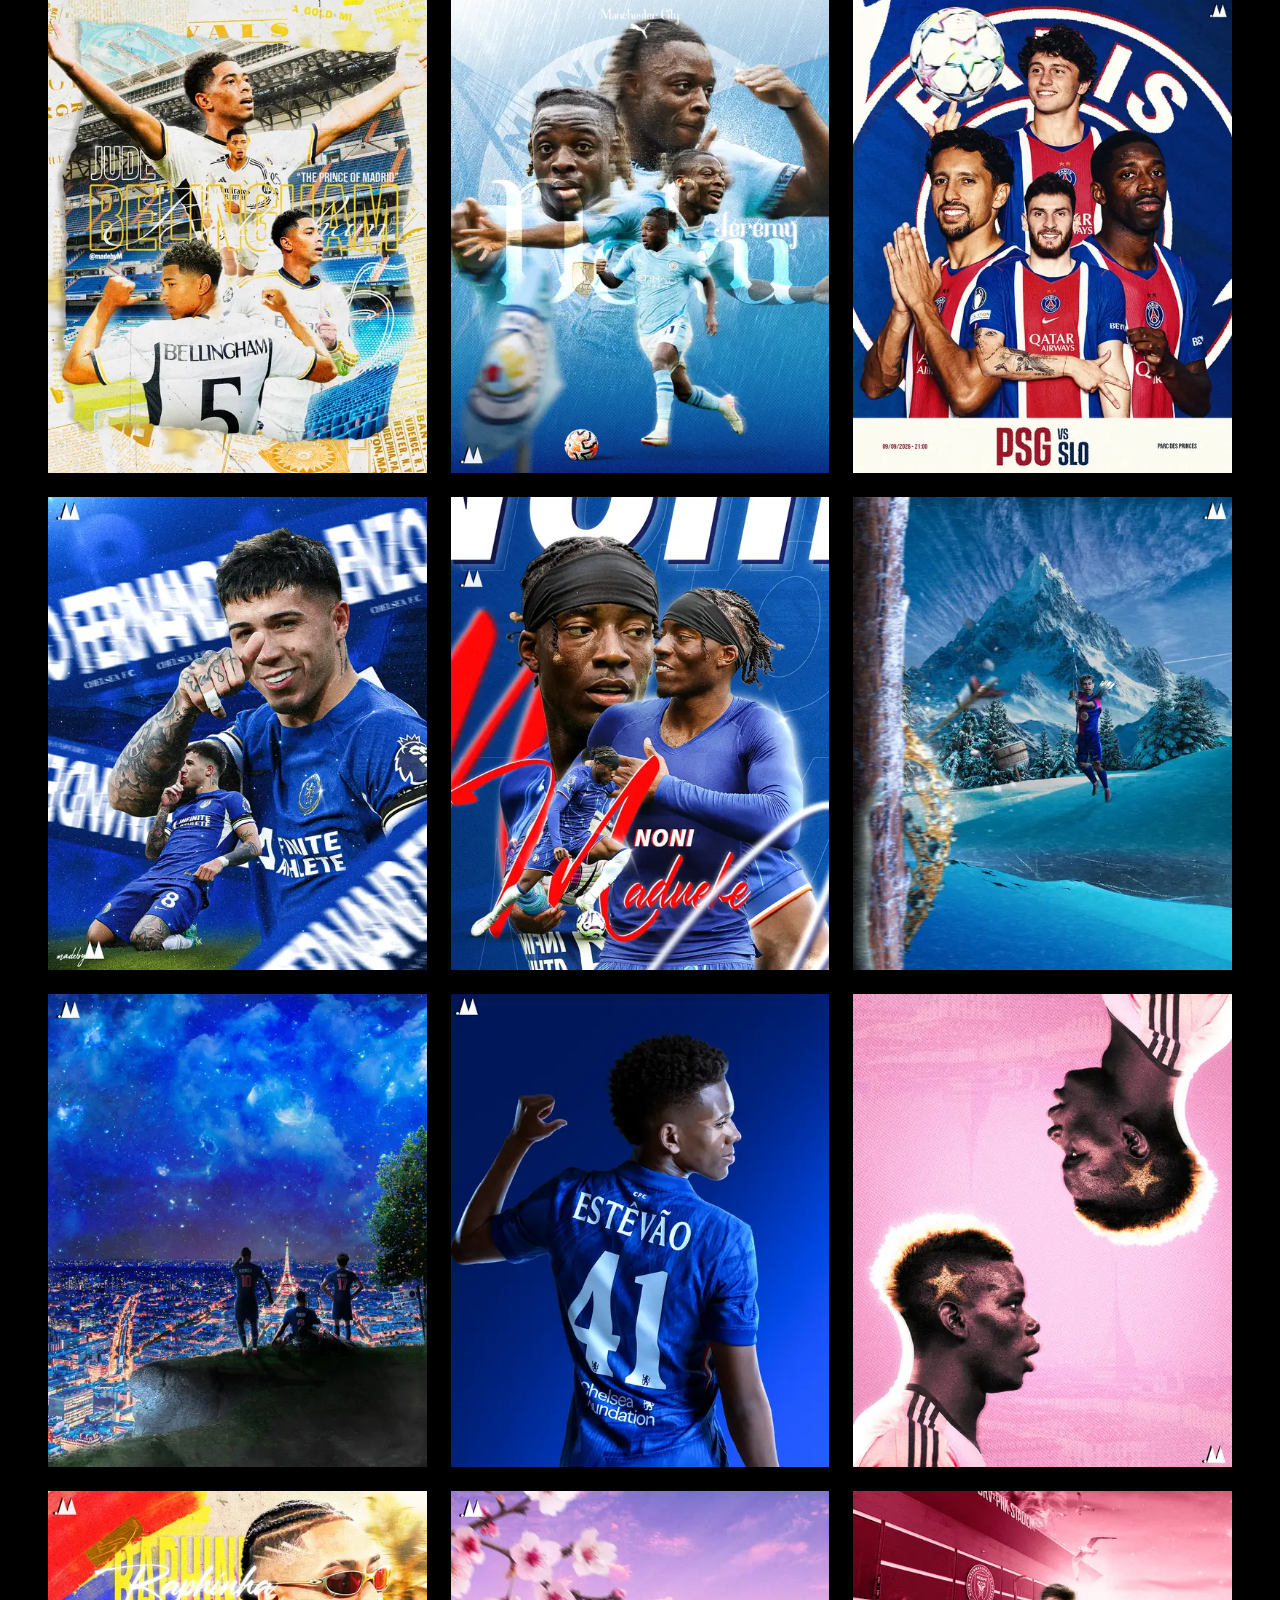
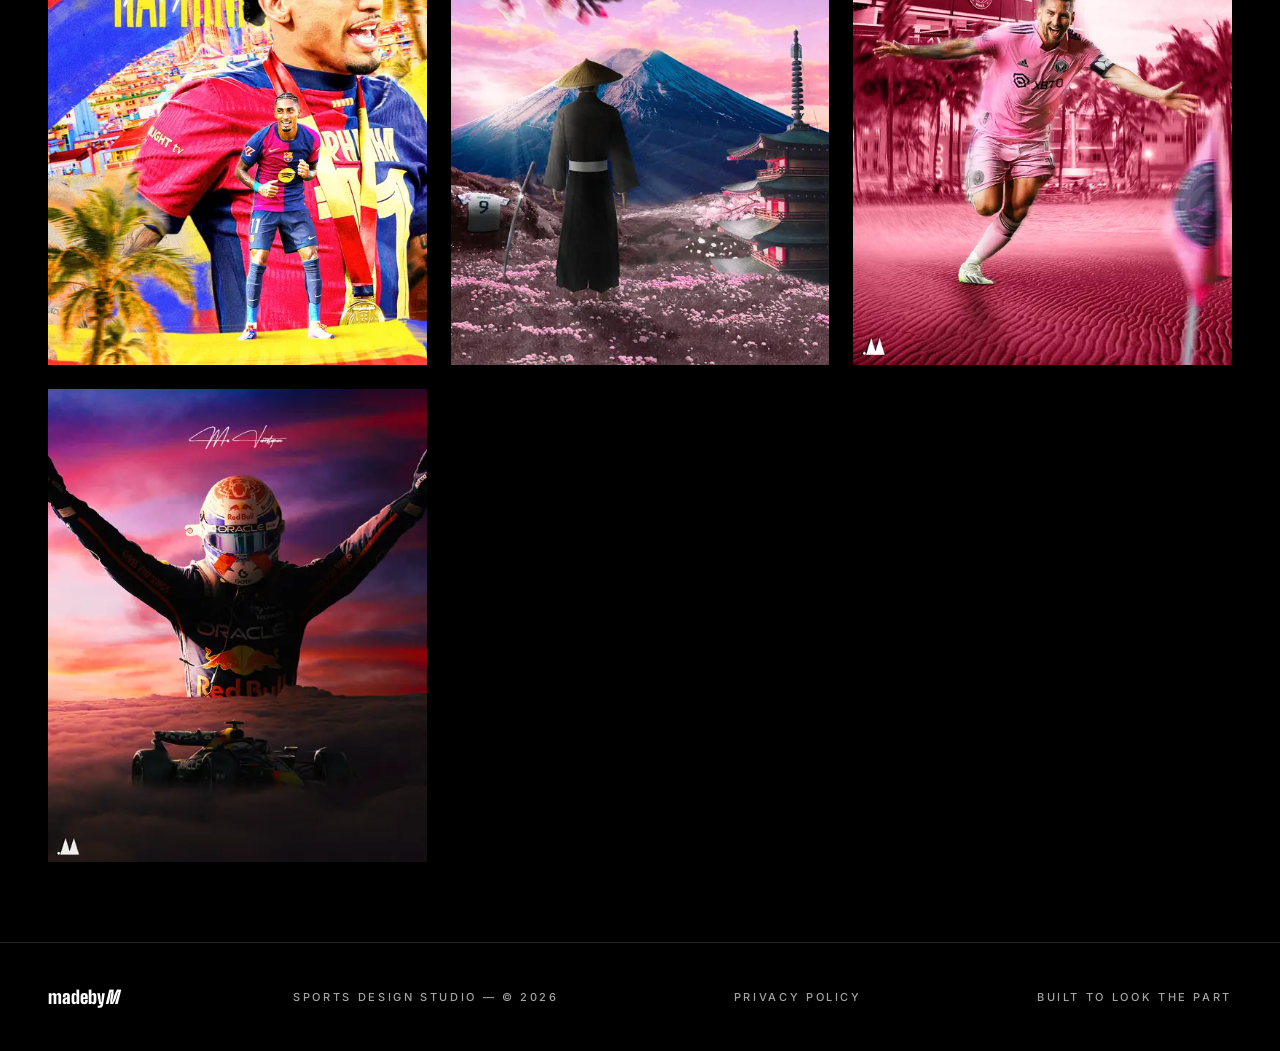
<file: portfolio_madebym/demo-projects.html>
<!DOCTYPE html>
<html lang="en" class="scroll-smooth">
<head>
  <meta charset="UTF-8" />
  <meta name="viewport" content="width=device-width, initial-scale=1.0" />
  <title>Demo projects — madebyM</title>

  <!-- Runs before first paint: marks the document as script-capable so the
       scroll-reveal rules may hide content. If this never runs, nothing hides. -->
  <script>document.documentElement.classList.add('js');</script>
  <meta name="description" content="Personal sports design work by madebyM — concept pieces made to push the craft, not commissioned by a client." />

  <!-- ============================================================= -->
  <!--  madebyM · Sports Design Studio — Wide Athletic Editorial      -->
  <!--  Stack: HTML + Tailwind compiled to tailwind.css + Google Fonts   -->
  <!--  Display face: Big Shoulders Display, narrow + Black. -->
  <!--  Selected-work images live in /Slike · Email: <form data-email="…"> -->
  <!-- ============================================================= -->

  <link rel="preconnect" href="https://fonts.googleapis.com" />
  <link rel="preconnect" href="https://fonts.gstatic.com" crossorigin />
  <!-- Big Shoulders Display: narrow, tall industrial grotesque (athletic
       display, no italic cut — the brand-mark M below uses a browser-
       synthesized oblique). Inter: clean body. -->
  <link href="https://fonts.googleapis.com/css2?family=Big+Shoulders+Display:wght@900&family=Inter:wght@400;500;600&display=swap" rel="stylesheet" />

  <!-- Tailwind is a STATIC FILE here, not the Play CDN.

       It used to be a script tag pointing at the Tailwind CDN plus an inline
       config object. That cost three things: a render-blocking script from a
       third party (Cloudflare, which therefore saw every visitor's IP and was
       missing from the privacy policy's list of recipients), no styling at all
       whenever that script did not run, and CSS generated in the browser on
       every single page load.

       The design tokens now live in tailwind.config.js next to this file, with
       every one of their measurements intact. The compiled result is
       tailwind.css, 14 kB.

       TO REGENERATE after changing classes in the markup or tokens in the
       config - one command, no install, no package.json:

         npx -y tailwindcss@3 -c tailwind.config.js -i tailwind.input.css -o tailwind.css --minify

       THE <link> SITS AFTER THE INLINE <style> ON PURPOSE. The CDN injected
       its rules at the end of head at runtime, i.e. after the inline block, so
       at equal specificity the utilities won. CLAUDE.md records several rules
       in this file that are written around exactly that. Move the link above
       the style block and that order flips, silently. -->

  <style>
    :root {
      color-scheme: dark;
      /* Motion tokens. One easing for entrances (decelerating, no overshoot),
         one for controls (slight overshoot so presses feel physical). */
      --ease-out: cubic-bezier(.16,1,.3,1);
      --ease-spring: cubic-bezier(.34,1.4,.64,1);
      --dur-fast: .18s;
      --dur: .32s;
      --dur-slow: .7s;
    }
    html, body { background:#000000; }

    /* ---------- Controls ---------- */
    .btn {
      display:inline-flex; align-items:center; justify-content:center; gap:.55rem;
      border-radius:0; padding:.95rem 1.85rem;
      font-family:Inter, sans-serif; font-size:15px; font-weight:500; line-height:1;
      white-space:nowrap; cursor:pointer; border:1px solid transparent;
      transition: transform var(--dur) var(--ease-spring),
                  background-color var(--dur) var(--ease-out),
                  border-color var(--dur) var(--ease-out),
                  color var(--dur) var(--ease-out);
    }
    /* 44px minimum touch target — the padding above clears it, this guarantees it */
    .btn { min-height:44px; }
    .btn:focus-visible { outline:2px solid #84FF00; outline-offset:3px; }

    /* The primary control is the brand green with BLACK text — 16.29:1.
       White on this green is 1.29:1, so a white label here is never an option,
       at any weight or size. Hover lifts to #9BFF33 (black on it: 16.75:1);
       the old rule faded #EDE5D6 to #fff, which after the palette swap would
       have been a hover from white to white — a control that looks dead. */
    .btn-primary { background:#84FF00; color:#000000; }
    .btn-primary:hover { background:#9BFF33; transform: translateY(-2px); }
    .btn-primary:active { transform: translateY(0) scale(.98); }
    /* The shared .btn focus ring is volt, which would vanish against a volt
       button even at 3px offset. White reads against both the button and the
       canvas behind it. */
    .btn-primary:focus-visible { outline-color:#FFFFFF; }

    /* The secondary tier of the button system. It went unused for a day when
       the hero's "Who am I?" left with the About section, and was kept rather
       than deleted because its hover and active values are measured; 404.html
       now uses it for the "Client work" button, so it has an owner again.
       On index.html, client-work.html and demo-projects.html it currently has
       none - do not infer a ghost button on those pages from this rule. */
    .btn-ghost { background:#101010; color:#FFFFFF; border-color:rgba(255,255,255,0.18); }
    .btn-ghost:hover { border-color:rgba(255,255,255,0.38); background:#1A1A1A; transform: translateY(-2px); }
    .btn-ghost:active { transform: translateY(0) scale(.98); }

    /* Compact variant for the header. Keeps the 44px min-height from .btn. */
    .btn-sm { padding:.7rem 1.35rem; font-size:14px; }

    /* Scroll hint — a slow, small bob. Travel stays under 6px so it reads as a
       nudge rather than motion competing with the headline. */
    @keyframes cue-bob { 0%,100% { transform: translate(-50%, 0); } 50% { transform: translate(-50%, 5px); } }
    .scroll-cue { animation: cue-bob 2.6s var(--ease-out) infinite; }

    /* ---------- Header ---------- */
    /* Bare over the hero, then a blurred bar once the page moves. Hooked onto the
       .is-scrolled class the existing script already sets — no new JS. */
    header { transition: background-color var(--dur) var(--ease-out), border-color var(--dur) var(--ease-out); border-bottom:1px solid transparent; }
    header.is-scrolled {
      background:rgba(0,0,0,0.78);
      backdrop-filter:saturate(140%) blur(14px);
      -webkit-backdrop-filter:saturate(140%) blur(14px);
      border-bottom-color:rgba(255,255,255,0.12);
    }

    /* Display face: Big Shoulders Display carries no width axis, so — unlike
       Archivo before it — .font-display needs no hand-written override here;
       font-family comes entirely from the Tailwind utility in tailwind.css. */
    .prose-body { line-height: 1.65; }

    /* Eyebrow / catalogue label */
    .eyebrow {
      font-family: Inter, sans-serif; font-size: 11px; font-weight: 500;
      letter-spacing: 0.24em; text-transform: uppercase; color:#A3A3A3;
    }

    /* Quiet typographic link; the underline takes the accent on hover */
    .link {
      position: relative; color:#FFFFFF; transition: color .25s ease;
      padding-bottom: 2px;
    }
    .link::after {
      content:''; position:absolute; left:0; bottom:0; height:1px; width:100%;
      background:currentColor; opacity:.25; transform: scaleX(1); transform-origin:left;
      transition: opacity .3s ease, background-color .3s ease;
    }
    .link:hover, .link:focus-visible { color:#84FF00; }
    .link:hover::after, .link:focus-visible::after { opacity:1; background:#84FF00; }

    /* Brand logo fades out on scroll — phones only (below md breakpoint) */
    #brandLogo { transition: opacity .3s ease, visibility .3s ease; }
    @media (max-width: 767px) {
      header.is-scrolled #brandLogo { opacity: 0; visibility: hidden; }
    }

    /* Nav link: underline draws in from left */
    .nav-link { position:relative; color:#A3A3A3; transition: color .25s ease; }
    .nav-link::after {
      content:''; position:absolute; left:0; bottom:-4px; height:1px; width:0; background:#84FF00; transition: width .28s cubic-bezier(.16,1,.3,1);
    }
    .nav-link:hover, .nav-link:focus-visible { color:#FFFFFF; }
    .nav-link:hover::after, .nav-link:focus-visible::after { width:100%; }

    /* Underline-style form fields (no boxes) */
    .field {
      width:100%; background:transparent; border:0; border-bottom:1px solid rgba(255,255,255,0.26);
      padding:10px 0; color:#FFFFFF; font-family:Inter, sans-serif; font-size:16px;
      transition: border-color .25s ease;
    }
    .field::placeholder { color:#757575; }
    .field:focus { outline:none; border-color:#84FF00; }
    textarea.field { resize:vertical; }

    /* Image frame — neutral dark fallback if a file is missing (no text overlay) */
    .ph { position:relative; overflow:hidden; background:linear-gradient(150deg,#141414 0%,#0A0A0A 100%); }
    img.is-broken { display:none; }

    /* Film grain. On the old warm canvas this used mix-blend-mode:overlay, which
       is a no-op over #000000 — overlay against a black base returns black, so the
       grain would have vanished silently the moment the canvas went black.
       screen lightens instead, so it survives. Keep the opacity low: this sits
       over the hero photography too. */
    .grain {
      position:fixed; inset:0; z-index:1; pointer-events:none; opacity:.06; mix-blend-mode:screen;
      background-image:url("data:image/svg+xml,%3Csvg xmlns='http://www.w3.org/2000/svg' width='180' height='180'%3E%3Cfilter id='n'%3E%3CfeTurbulence type='fractalNoise' baseFrequency='0.85' numOctaves='2'/%3E%3C/filter%3E%3Crect width='100%25' height='100%25' filter='url(%23n)'/%3E%3C/svg%3E");
    }

    /* Progressive enhancement. Content is visible by default and is only hidden
       once JS has proven itself by setting html.js (see the head script).
       Hiding first would strand 28 elements at opacity:0 whenever the script is
       blocked, fails, or is switched off — measured, not assumed. */
    .reveal { opacity:1; transform:none; }
    html.js .reveal { opacity:0; transform: translateY(20px); transition: opacity .8s cubic-bezier(.16,1,.3,1), transform .8s cubic-bezier(.16,1,.3,1); }
    html.js .reveal.in { opacity:1; transform:none; }

    /* ---------- Work card ---------- */
    /* Provenance marks. PRODUCT.md records which pieces were commissioned and
       which are personal work; `Concept` says so on the card itself, so no
       reader takes a subject's name for a client who hired the studio.
       Measured on #000000: #84FF00 over its own 10% wash = 14.09:1, #A3A3A3 =
       8.33:1. Both clear 4.5:1 at this 11px size with room to spare. */
    /* Album tile. The gradient shows through while the file is still in
       flight and stays if it never arrives, so a gap never reads as a hole. */
    .album-img { display:block; width:100%; height:auto; background:linear-gradient(150deg,#141414 0%,#0A0A0A 100%); }

    /* The cover frame lifts on hover. The paired .work-img zoom went with the
       case-study cards — a cover holds a moving strip, not a single image. */
    .work-frame { transition: transform var(--dur) var(--ease-out); }
    .work-item:hover .work-frame { transform: translateY(-6px); }

    /* The card carries role="button", so it is a control. Without this rule a
       keyboard visitor gets no visible focus anywhere in the grid. */
    .work-item:focus-visible { outline:2px solid #84FF00; outline-offset:8px; border-radius:0; }
    .work-item:focus-visible .work-cta { color:#84FF00; }
    .work-item:focus-visible .work-cta::after { opacity:1; background:#84FF00; }

    /* Contact form submission states */
    #briefForm { transition: opacity .35s ease; }
    #briefForm.is-sending { opacity:.6; pointer-events:none; }
    #briefForm.is-leaving { opacity:0; }
    #formSuccess { opacity:0; transform: translateY(12px); transition: opacity .5s ease, transform .5s ease; }
    #formSuccess.show { opacity:1; transform:none; }

    /* ---------- Hero strip ----------
       A marquee of the work moving left to right behind the headline. Pure CSS,
       so it still runs when the script is blocked or switched off.

       The scrim over it is measured, not judged by eye. Every one of the 15
       tiles passes behind the copy, so it has to survive the brightest band of
       the brightest tile rather than an average. Untouched, that worst case was
       P99 = 1.0000 (the white block in the Bruno poster) and white text would
       have needed a 0.55 black veil — which buries the work the hero exists to
       show. So the highlights are compressed in the tiles themselves at build
       time instead (y = x(1 - 0.45x²), saturation 0.88), which drops it to
       0.2874, and 0.25 of scrim then gives white 5.17:1. The halftone adds
       roughly another 8% on top of that.

       The band matters as much as the number. The first pass measured 28%-72%
       of the tile and was wrong: measured in the browser, the copy runs from
       18.3% (top of the headline) to 86.1% (bottom of the buttons), so the
       figures above are for 16%-80%. Move the copy, or regenerate the tiles,
       and this measurement is void — redo it rather than trusting this comment.

       Tiles are 720px wide because that is what they actually render at: the
       track is height:100% of the hero, so a 900px-tall hero draws each 4:5 tile
       at 720x900. One width, no srcset, deliberately — CLAUDE.md records that a
       scrim proven at one width silently stops holding at another, and a single
       file removes that whole family of bugs. 15 tiles, 795 KB total, down from
       38.9 MB of source PNGs. */
    .hero-strip { position:absolute; inset:0; z-index:0; overflow:hidden; }
    .hero-track { display:flex; width:max-content; height:100%; animation: hero-slide 96s linear infinite; }
    .hero-track img { display:block; flex:0 0 auto; height:100%; width:auto; }
    /* A full-height 4:5 tile is 0.8 x the hero height, which on a portrait phone
       is wider than the screen: at 375x812 one tile came out 650px and 0.58 of a
       single poster was visible — a fragment, not a showcase. A breakpoint was
       the wrong tool here; at 640x900 the tile was still 720px and 0.89 visible,
       just above the cutoff. max-width is width-independent and holds at every
       size: roughly 1.8 posters at 375px, 640px and 1265px, and on wide screens
       the natural size wins and more fit anyway.
       Cropping does not invalidate the scrim measurement — a centre crop is a
       subset of the full-width band that was measured, so its P99 can only be
       lower than the figure the scrim was set from. */
    .hero-track img { max-width:56vw; object-fit:cover; object-position:center; }
    /* The track holds the 15 tiles twice, so -50% is exactly one full set and
       the loop has no seam. Running from -50% to 0 carries the work rightwards. */
    @keyframes hero-slide { from { transform: translate3d(-50%,0,0); } to { transform: translate3d(0,0,0); } }

    /* Top and bottom go much darker than the middle. The header sits over this
       section with no background of its own until the page scrolls, and its
       11px nav links have nothing else to stand on. */
    .hero-scrim {
      position:absolute; inset:0; z-index:0; pointer-events:none;
      background: linear-gradient(to bottom,
        rgba(0,0,0,.92) 0, rgba(0,0,0,.25) 18%, rgba(0,0,0,.25) 78%, rgba(0,0,0,.90) 100%);
    }
    /* Dots rather than a flat film, so the photography reads as printed matter. */
    .hero-halftone {
      position:absolute; inset:0; z-index:0; pointer-events:none;
      background-image: radial-gradient(circle at center, rgba(0,0,0,.55) 1.1px, transparent 1.5px);
      background-size: 5px 5px;
    }

    @media (prefers-reduced-motion: reduce) {
      /* Must match html.js specificity (0,2,0) or the reveal rule above wins
         and reduced-motion visitors get a permanently invisible page. */
      html.js .reveal, .reveal { opacity:1; transform:none; transition:none; }
      /* Must match the .work-item:hover selectors' specificity (0,3,0) — a
         weaker rule here would lose and the lift would still snap into place. */
      .work-frame { transition:none; }
      .work-item:hover .work-frame { transform:none; }
      #briefForm, #formSuccess { transition:none; }
      #brandLogo { transition:none; }
      /* Colour still changes so hover/press stay legible; only travel is removed. */
      .btn { transition: background-color var(--dur-fast) linear, border-color var(--dur-fast) linear, color var(--dur-fast) linear; }
      .btn:hover, .btn:active { transform:none; }
      .scroll-cue { animation:none; }
      .hero-track { animation:none; }
      header { transition:none; }
      html { scroll-behavior:auto; }
    }
  </style>
  <link rel="stylesheet" href="tailwind.css" />
</head>

<body class="bg-ink font-sans text-paper antialiased selection:bg-volt selection:text-ink">
  <div class="grain" aria-hidden="true"></div>

  <a href="#grid" class="sr-only focus:not-sr-only focus:fixed focus:z-50 focus:top-3 focus:left-3 focus:bg-paper focus:text-ink focus:px-4 focus:py-2 focus:text-sm">Skip to the work</a>

  <!-- ================= NAV (logo hard left · links hard right, full-bleed) ================= -->
  <header class="fixed top-0 left-0 w-full z-50">
    <div class="px-6 md:px-12">
      <nav class="relative flex items-center justify-between gap-6 py-4">
        <a href="index.html" id="brandLogo" class="group shrink-0 font-display text-xl font-black tracking-tight">
          <span class="text-paper">madeby</span><span class="italic text-paper">M</span>
        </a>

        <!-- Centred link cluster. Absolutely placed so the logo and the CTA can
             change width without dragging the links off centre. -->
        <div class="pointer-events-none absolute inset-x-0 hidden justify-center md:flex">
          <div class="pointer-events-auto flex items-center gap-9 text-sm">
            <a href="index.html#work" class="nav-link inline-flex min-h-[24px] items-center">Work</a>
          </div>
        </div>

        <a href="index.html#contact" class="btn btn-primary btn-sm hidden shrink-0 md:inline-flex">Start a project</a>

        <button id="navToggle" aria-label="Open menu" aria-expanded="false" aria-controls="mobileMenu" class="md:hidden inline-flex h-11 w-11 items-center justify-center text-paper cursor-pointer">
          <svg class="h-5 w-5" viewBox="0 0 24 24" fill="none" stroke="currentColor" stroke-width="1.5" stroke-linecap="round"><path d="M3 7h18M3 17h18"/></svg>
        </button>
      </nav>

      <!-- The panel is the brand green, so every link on it must be BLACK.
           Straight after the palette swap these read hover:text-volt and the
           CTA read text-volt — green on green, 1:1: the hover was invisible and
           "Start a project" could not be seen at all. Nothing in the console
           said so. Hover is carried by an underline instead of a colour,
           because there is no second colour this panel can legibly hold. -->
      <div id="mobileMenu" class="md:hidden hidden bg-volt px-5 pb-4 pt-2">
        <a href="index.html#work" class="block py-3 text-ink hover:underline">Work</a>
        <a href="index.html#contact" class="block py-3 font-semibold text-ink underline">Start a project →</a>
      </div>
    </div>
  </header>

  <main id="top">
  <!-- ================= PAGE HEAD ================= -->
  <!-- The visible title block came off on 2026-09-19 at Miha's request: the
       album is the page. The h1 itself STAYS, visually hidden.

       Two reasons it must not simply be deleted. First, a page with no h1 has
       no document outline: a screen-reader user landing here gets a grid of
       images and nothing naming what they are looking at, and a crawler gets
       the same. Second, and this is the one that matters legally, the
       per-item "Client work / Concept" tags were removed on 2026-09-17, which
       left the PAGE TITLE as the only provenance statement anywhere on this
       page. Everything here is personal work, NOT commissioned; presenting it
       as a commission is a misleading commercial practice under ZVPot, so
       that statement has to survive somewhere even when it is not drawn.

       BE AWARE OF WHAT THIS COSTS: a sighted visitor now sees no heading at
       all, so for them this page and client-work.html are visually identical.
       The only things telling them apart are the link they arrived through
       and the browser tab title. If that is not enough, the answer is to put
       a visible heading back, not to delete this one. -->
  <h1 class="sr-only">Demo projects</h1>

  <!-- Back to the homepage. Kept at Miha's request on 2026-09-19 when the rest
       of the title block came off. The header logo also returns to index.html,
       but a visitor who arrived straight into the album needs a way out that
       is not the browser's back button, and the logo does not read as one.

       The padding is a measurement, not decoration. The header is
       position:fixed and measures 77px tall; with the title block gone the
       grid started at 81px, i.e. 4px under the bar with no breathing room at
       all. pt-24 (96px) clears it by 19px.

       pb-2, not the pb-14 the old block carried: that bottom padding was
       sized for an h1 and a lead paragraph sitting above the grid. With only
       a link left it measured 160px of empty black between the link and the
       first poster - a third of the opening screen. Re-measure if the header
       height ever changes. -->
  <div class="px-6 pb-2 pt-24 md:px-12">
    <div class="mx-auto max-w-shell">
      <a href="index.html#work" class="link inline-flex min-h-[24px] items-center text-sm">&larr; madebyM</a>

      <!-- The visible provenance statement. The h1 that used to carry it is
           sr-only since 2026-09-19, which left a sighted visitor with nothing
           on the page saying whether this work was commissioned or not. On a
           portfolio, unmarked work reads as client work by default, and
           presenting personal work as a commission is a misleading commercial
           practice under ZVPot. This line puts the statement back without
           bringing back the title block Miha removed. -->
      <p class="eyebrow mt-5">Personal work — not commissioned</p>
      <!-- Says only what is true and what PRODUCT.md already records: these are
           unsolicited concept pieces. The club marks and competition names in
           them are other people's registered trademarks and the players are
           identifiable, so the page should not leave a reader to assume any of
           it is official. It claims nothing about the photographs used inside
           the composites, because their origin is not recorded anywhere. -->
      <p class="prose-body mt-4 max-w-[46ch] text-sm text-ash" style="text-wrap:pretty">Unofficial concept work. Not affiliated with, endorsed by or commissioned by any club, competition or player shown — their marks remain their owners'.</p>
    </div>
  </div>

  <!-- ================= ALBUM ================= -->
  <!-- Three across, no captions, by Miha's instruction. The page
       heading is now the only provenance statement on it: everything
       here is presented as personal work. Two columns below 768px -
       three would put each poster at about 100px on a phone.
       Source files in Slike/album/demo-projects/, served WebP in
       Slike/album-web/demo-projects/. Rebuild with scratchpad/album.py.

       ORDER IS DELIBERATE — do not re-sort. Miha chose grouping by COLOUR
       PALETTE on 2026-09-19. This replaced the grouping by subject of
       2026-09-18, which in turn replaced filename alphabetical order.

       Six families, laid out around the colour wheel so the grid reads as a
       run rather than a shuffle:

            1-12  red          12
           13-16  orange        4
           17-23  sepia/cream   7   the desaturated ones, i.e. muted orange
           24-26  green/teal    3
           27-35  blue          9
           36-40  pink/violet   5

       WITHIN a family, ONE rule: sort by measured relative luminance,
       brightest first. Luminance is 0.2126R + 0.7152G + 0.0722B after sRGB
       linearisation — the same formula this file uses for text contrast, not
       HSV "value", which calls a blue and a yellow of equal V equally bright
       when they are nowhere near it.

       A first attempt sorted some families by hue instead, on the theory that
       hue is what defines a family. That was wrong and the strip of dominant
       colours showed it: inside sepia the run went #322E22 -> #F2E0B8 ->
       #1B1916, dark-light-dark. At 20 degrees of hue difference the eye sees
       nothing; at that much lightness difference it sees everything. Hue
       picks the block, luminance orders it.

       HOW THE FAMILIES WERE DECIDED — three passes, each catching what the
       one before it could not:

         1. saturation-and-value-weighted CIRCULAR mean hue. Circular because
            hue is an angle: the plain mean of red and green is grey, which is
            neither. Weighted so the black background (S=0) gets no vote.
         2. 12-colour median-cut quantisation, reporting the three real
            surfaces and their share, dropping pixels under S=0.18 or V=0.10.
            A mean invents a third colour on a two-colour poster; quantisation
            shows a two-colour poster as two colours.
         3. A CONTACT SHEET, looked at. This is not optional and it changed
            four placements that both measurements agreed on, because area is
            not salience — a saturated, bright field pulls the eye far harder
            than a larger dark one:

              arsenal-new-kit  navy is the bigger area; the gold-on-red
                               banner is what you actually see -> orange
              belingham        cream+tan measured 40% vs blue 18%; the blue
                               stand still dominates -> blue
              haaland-fisherman measured as muted warm; the water and trees
                               read green -> green/teal
              raphinha         the one genuinely POLYCHROME poster, yellow
                               and red and blue and teal at once. It stuck
                               out of the muted block like a flare -> pink,
                               next to pogba, on its magenta kit.

       raphinha remains a judgement call, not a measurement. Move it if it
       looks wrong on screen.

       The first three carry loading="eager" because they are the first grid
       row; moving an image into the top three means moving the attribute
       with it, or the row pops in late. Currently 3 eager / 37 lazy. -->
  <!-- Spacing above the grid is the back-link block's job, NOT this section's.
       Both were given top padding on 2026-09-19 and it stacked: the first
       poster ended up at y=242 on a 375px phone, leaving 120px of empty black
       under the link and pushing the work to 30% down the opening screen.
       This section is back to its original py-16/sm:py-20; if the grid ever
       needs to move, change the pt on the block above, not here. -->
  <section id="grid" class="scroll-mt-24 border-t border-line py-16 sm:py-20">
    <div class="mx-auto max-w-shell px-6 md:px-12">
      <div class="grid grid-cols-2 gap-4 md:grid-cols-3 md:gap-6">
        <img src="Slike/album-web/demo-projects/ekitikike-pt22.webp" alt="Champions League quarter-final poster set at Parc des Princes"
             width="520" height="650" loading="eager" decoding="async" class="album-img" />
        <img src="Slike/album-web/demo-projects/bruno.webp" alt="Bruno Fernandes poster in Manchester United red"
             width="520" height="650" loading="eager" decoding="async" class="album-img" />
        <img src="Slike/album-web/demo-projects/ngumoha2.webp" alt="Rio Ngumoha poster in Liverpool red"
             width="520" height="650" loading="eager" decoding="async" class="album-img" />
        <img src="Slike/album-web/demo-projects/sobo.webp" alt="Dominik Szoboszlai poster in Liverpool red"
             width="520" height="650" loading="lazy" decoding="async" class="album-img" />
        <img src="Slike/album-web/demo-projects/gabriel-jesus.webp" alt="Gabriel Jesus poster in Arsenal red with lightning graphics"
             width="520" height="650" loading="lazy" decoding="async" class="album-img" />
        <img src="Slike/album-web/demo-projects/fre.webp" alt="Spain number 17 player poster with large Williams lettering"
             width="520" height="650" loading="lazy" decoding="async" class="album-img" />
        <img src="Slike/album-web/demo-projects/ron.webp" alt="Cristiano Ronaldo poster in the Portugal kit"
             width="520" height="650" loading="lazy" decoding="async" class="album-img" />
        <img src="Slike/album-web/demo-projects/leclerc.webp" alt="Charles Leclerc poster in a Ferrari helmet, close up"
             width="520" height="650" loading="lazy" decoding="async" class="album-img" />
        <img src="Slike/album-web/demo-projects/saliba.webp" alt="William Saliba poster styled as a trading card"
             width="520" height="650" loading="lazy" decoding="async" class="album-img" />
        <img src="Slike/album-web/demo-projects/chinese-grand-prix7.webp" alt="Chinese Grand Prix poster with Formula 1 drivers on a red star ground"
             width="520" height="650" loading="lazy" decoding="async" class="album-img" />
        <img src="Slike/album-web/demo-projects/van-dijk-matchday.webp" alt="Liverpool versus Atlético Madrid Champions League matchday poster"
             width="520" height="650" loading="lazy" decoding="async" class="album-img" />
        <img src="Slike/album-web/demo-projects/mbappe.webp" alt="Kylian Mbappé poster with Is on Fire lettering"
             width="520" height="650" loading="lazy" decoding="async" class="album-img" />
        <img src="Slike/album-web/demo-projects/raphinha-balon.webp" alt="Surreal desert poster of a player hauling a giant golden ball"
             width="520" height="650" loading="lazy" decoding="async" class="album-img" />
        <img src="Slike/album-web/demo-projects/frenkie.webp" alt="Barcelona player poster styled as a polaroid lying on a desk"
             width="520" height="650" loading="lazy" decoding="async" class="album-img" />
        <img src="Slike/album-web/demo-projects/norris.webp" alt="McLaren Formula 1 driver poster with a patterned helmet"
             width="520" height="650" loading="lazy" decoding="async" class="album-img" />
        <img src="Slike/album-web/demo-projects/arsenal-new-kit.webp" alt="Arsenal away kit reveal poster"
             width="520" height="650" loading="lazy" decoding="async" class="album-img" />
        <img src="Slike/album-web/demo-projects/yildiz.webp" alt="Kenan Yıldız poster in the Juventus kit"
             width="520" height="650" loading="lazy" decoding="async" class="album-img" />
        <img src="Slike/album-web/demo-projects/man-utd.webp" alt="Manchester United third kit reveal poster with three players"
             width="520" height="650" loading="lazy" decoding="async" class="album-img" />
        <img src="Slike/album-web/demo-projects/belgium.webp" alt="Belgium versus Spain World Cup 2026 poster set at SoFi Stadium"
             width="520" height="650" loading="lazy" decoding="async" class="album-img" />
        <img src="Slike/album-web/demo-projects/teacher.webp" alt="Classroom scene poster about becoming a Real Madrid legend"
             width="520" height="650" loading="lazy" decoding="async" class="album-img" />
        <img src="Slike/album-web/demo-projects/france.webp" alt="France versus Spain poster with three players in cream tones"
             width="520" height="650" loading="lazy" decoding="async" class="album-img" />
        <img src="Slike/album-web/demo-projects/england.webp" alt="England versus France poster for the third-place match"
             width="520" height="650" loading="lazy" decoding="async" class="album-img" />
        <img src="Slike/album-web/demo-projects/lamie-lewa.webp" alt="Black and white cinematic poster of figures in suits"
             width="520" height="650" loading="lazy" decoding="async" class="album-img" />
        <img src="Slike/album-web/demo-projects/endrick.webp" alt="Lyon versus Auxerre matchday poster"
             width="520" height="650" loading="lazy" decoding="async" class="album-img" />
        <img src="Slike/album-web/demo-projects/rio.webp" alt="Palmeiras poster with two players celebrating in green, club crests blurred behind"
             width="520" height="650" loading="lazy" decoding="async" class="album-img" />
        <img src="Slike/album-web/demo-projects/haaland-fisherman.webp" alt="Surreal poster of a fisherman in a boat using a football as bait"
             width="520" height="650" loading="lazy" decoding="async" class="album-img" />
        <img src="Slike/album-web/demo-projects/garmacho.webp" alt="Player poster laid out as a music player interface"
             width="520" height="650" loading="lazy" decoding="async" class="album-img" />
        <img src="Slike/album-web/demo-projects/belingham.webp" alt="Jude Bellingham poster titled The Prince of Madrid"
             width="520" height="650" loading="lazy" decoding="async" class="album-img" />
        <img src="Slike/album-web/demo-projects/doku.webp" alt="Jérémy Doku poster in Manchester City blue, rain-streaked"
             width="520" height="650" loading="lazy" decoding="async" class="album-img" />
        <img src="Slike/album-web/demo-projects/psg-vs-slovan-3.webp" alt="PSG versus Slovan Champions League matchday poster"
             width="520" height="650" loading="lazy" decoding="async" class="album-img" />
        <img src="Slike/album-web/demo-projects/enzo.webp" alt="Enzo Fernández poster in Chelsea blue"
             width="520" height="650" loading="lazy" decoding="async" class="album-img" />
        <img src="Slike/album-web/demo-projects/madueke.webp" alt="Noni Madueke poster in Chelsea blue"
             width="520" height="650" loading="lazy" decoding="async" class="album-img" />
        <img src="Slike/album-web/demo-projects/lakine-hunter.webp" alt="Surreal poster of a player leaping through a snowy mountain landscape"
             width="520" height="650" loading="lazy" decoding="async" class="album-img" />
        <img src="Slike/album-web/demo-projects/psg.webp" alt="Night poster of figures looking out over Paris and the Eiffel Tower"
             width="520" height="650" loading="lazy" decoding="async" class="album-img" />
        <img src="Slike/album-web/demo-projects/estevao.webp" alt="Estêvão poster in the Chelsea number 41 shirt"
             width="520" height="650" loading="lazy" decoding="async" class="album-img" />
        <img src="Slike/album-web/demo-projects/pogba.webp" alt="Paul Pogba poster in pink and white with a mirrored portrait"
             width="520" height="650" loading="lazy" decoding="async" class="album-img" />
        <img src="Slike/album-web/demo-projects/raphinha.webp" alt="Raphinha poster in Barcelona colours holding a trophy"
             width="520" height="650" loading="lazy" decoding="async" class="album-img" />
        <img src="Slike/album-web/demo-projects/japan.webp" alt="Surreal poster of a robed figure before Mount Fuji and cherry blossom"
             width="520" height="650" loading="lazy" decoding="async" class="album-img" />
        <img src="Slike/album-web/demo-projects/messi.webp" alt="Lionel Messi poster in the Inter Miami pink kit"
             width="520" height="650" loading="lazy" decoding="async" class="album-img" />
        <img src="Slike/album-web/demo-projects/1leclerc2.webp" alt="Formula 1 poster of a driver celebrating above the clouds, car below"
             width="520" height="650" loading="lazy" decoding="async" class="album-img" />
      </div>
    </div>
  </section>
  </main>

  <!-- ================= FOOTER ================= -->
  <!-- ⚠ STILL OUTSTANDING — THE ONE KNOWN LEGAL GAP ON THE LIVE SITE.
       If madebyM is a registered business, ZEPT Art. 6 requires the legal
       name, registered address, registration number and tax number to appear
       here. They are missing. They are NOT invented or guessed: a wrong tax
       number is a ZGD-1 breach in its own right. Miha has to supply them, and
       the tax number and IBAN must be run through their check-digit
       calculations before they go in — see CLAUDE.md.

       2026-09-18 — a VISIBLE placeholder was added here, reading "Business
       details pending". 2026-09-19 — Miha had it removed again, along with
       the .blank rule that styled it.

       READ THIS BEFORE ASSUMING THE FOOTER IS FINISHED. Removing the line did
       not close the gap, it only made it invisible again. ZEPT Art. 6 is
       still unmet and this is still the one known legal exposure on the live
       site. The next person to look at this footer will see nothing missing,
       which is exactly why it is written down here instead.

       Layout: the row had no max-width while every section above is capped at
       max-w-shell, so past 1600px the footer kept spreading while the page
       stopped. The privacy button was an 11px eyebrow standing on its own,
       about 13px tall, under the 24x24px WCAG 2.2 minimum. -->
  <footer class="border-t border-line py-10">
    <div class="mx-auto flex max-w-shell flex-col items-center justify-between gap-4 px-6 sm:flex-row md:px-12">
      <a href="index.html" class="group font-display text-lg font-black"><span class="text-paper">madeby</span><span class="italic text-paper">M</span></a>
      <p class="eyebrow">Sports Design Studio — © 2026</p>
      <button id="privacyOpen" type="button" class="eyebrow inline-flex min-h-[24px] cursor-pointer items-center transition-colors hover:text-volt">Privacy Policy</button>
      <p class="eyebrow">Built to look the part</p>
    </div>
  </footer>

  <!-- ================= PRIVACY POLICY MODAL ================= -->
  <div id="privacyModal" class="fixed inset-0 z-50 hidden items-center justify-center p-4">
    <div data-privacy-close class="absolute inset-0 bg-ink/90"></div>
    <div role="dialog" aria-modal="true" aria-labelledby="privacyTitle" class="relative z-10 max-h-[88vh] w-full max-w-2xl overflow-y-auto bg-carbon p-7 sm:p-10">
      <button data-privacy-close aria-label="Close" class="absolute right-4 top-4 inline-flex h-10 w-10 items-center justify-center text-paper cursor-pointer hover:text-volt">
        <svg class="h-5 w-5" viewBox="0 0 24 24" fill="none" stroke="currentColor" stroke-width="1.5" stroke-linecap="round"><path d="M6 6l12 12M18 6 6 18"/></svg>
      </button>

      <p class="eyebrow text-volt">madebyM — Sports Design Studio</p>
      <h3 id="privacyTitle" class="mt-3 font-display text-2xl font-black uppercase tracking-tight sm:text-3xl">Privacy Policy</h3>

      <!-- GDPR Art. 13 checklist this covers: controller identity (1), purposes
           and legal bases (3), recipients and third-country transfers (4),
           storage period (5), data-subject rights incl. withdrawal (6), right
           to lodge a complaint with the supervisory authority (7).
           STILL MISSING AND ONLY MIHA CAN SUPPLY IT: the registered business
           address. It is required for the ZEPT imprint in the footer, and
           should be repeated here as the controller's postal contact. -->
      <div class="prose-body mt-8 space-y-6 text-sm text-ash">
        <div>
          <p class="eyebrow mb-2">1 — Who is responsible</p>
          <p>The controller of your personal data is <span class="text-paper">madebyM — Miha Pavlic</span>, Slovenia. For any question about this policy or your data, write to <a href="mailto:madebymp.studio@gmail.com" class="link">madebymp.studio@gmail.com</a>.</p>
        </div>
        <div>
          <p class="eyebrow mb-2">2 — What data we collect</p>
          <p>When you submit an inquiry through the contact form, we collect your name, email address, club or company name (if provided), and the content of your message. Nothing else. This site sets <span class="text-paper">no cookies</span>, stores nothing on your device, and runs no analytics or tracking of any kind.</p>
        </div>
        <div>
          <p class="eyebrow mb-2">3 — Why we process it, and on what basis</p>
          <p>Your data is used solely to answer your inquiry and, where relevant, prepare a quote. The legal bases are your <span class="text-paper">consent</span> (Art. 6(1)(a) GDPR), given via the checkbox on the form, and <span class="text-paper">steps taken at your request before entering into a contract</span> (Art. 6(1)(b) GDPR). We send no unsolicited mail and use your data for no advertising.</p>
        </div>
        <div>
          <p class="eyebrow mb-2">4 — Who else processes it</p>
          <p>We do not sell, rent, or trade your data. Three service providers necessarily handle it on our behalf:</p>
          <ul class="mt-3 space-y-2 pl-5" style="list-style:disc">
            <li><span class="text-paper">Formspree, Inc.</span> (United States) — receives the form submission and forwards it to our mailbox over an encrypted connection.</li>
            <li><span class="text-paper">Vercel Inc.</span> (United States) — hosts this website and processes the connection data (including your IP address) needed to deliver the page.</li>
            <li><span class="text-paper">Google Ireland Ltd. / Google LLC</span> — the typeface used on this site is loaded from Google's servers, which receives your IP address when the page loads.</li>
          </ul>
          <p class="mt-3">This means your data is transferred to the <span class="text-paper">United States</span>. You may ask us at any time which safeguards apply to those transfers.</p>
        </div>
        <div>
          <p class="eyebrow mb-2">5 — How long we keep it</p>
          <p>We keep inquiry data for as long as needed to answer it. If a collaboration follows, we keep it for the duration of that work and for any period Slovenian law requires us to retain business records. Otherwise it is deleted once the inquiry is closed.</p>
        </div>
        <div>
          <p class="eyebrow mb-2">6 — Your rights</p>
          <p>You have the right to access your data, to have it corrected or erased, to restrict or object to its processing, and to receive it in a portable form. You may <span class="text-paper">withdraw your consent at any time</span> — this does not affect the lawfulness of processing carried out before the withdrawal. To exercise any of these, write to <a href="mailto:madebymp.studio@gmail.com" class="link">madebymp.studio@gmail.com</a>.</p>
        </div>
        <div>
          <p class="eyebrow mb-2">7 — Right to complain</p>
          <p>If you believe your data has been handled unlawfully, you may lodge a complaint with the Slovenian supervisory authority, the <a href="https://www.ip-rs.si/" target="_blank" rel="noopener noreferrer" class="link">Information Commissioner of the Republic of Slovenia</a>.</p>
        </div>
        <p class="eyebrow pt-1">Last updated — August 2026</p>
      </div>
    </div>
  </div>

  <script>
    // Broken image -> hide it so the dark .ph frame shows through instead
    document.querySelectorAll('img').forEach(function (img) {
      img.addEventListener('error', function () { img.classList.add('is-broken'); });
      if (img.complete && img.naturalWidth === 0) img.classList.add('is-broken');
    });

    // Hide the brand logo while scrolled (CSS applies this on phones only)
    var headerEl = document.querySelector('header');
    function onScroll() { headerEl.classList.toggle('is-scrolled', window.scrollY > 40); }
    window.addEventListener('scroll', onScroll, { passive: true });
    onScroll();

    // Mobile nav
    var navToggle = document.getElementById('navToggle');
    var mobileMenu = document.getElementById('mobileMenu');
    navToggle.addEventListener('click', function () {
      var open = mobileMenu.classList.toggle('hidden') === false;
      navToggle.setAttribute('aria-expanded', String(open));
    });
    mobileMenu.querySelectorAll('a').forEach(function (a) {
      a.addEventListener('click', function () { mobileMenu.classList.add('hidden'); navToggle.setAttribute('aria-expanded', 'false'); });
    });

    // Scroll reveal
    var reduce = window.matchMedia('(prefers-reduced-motion: reduce)').matches;
    var reveals = document.querySelectorAll('.reveal');
    if (reduce || !('IntersectionObserver' in window)) {
      reveals.forEach(function (el) { el.classList.add('in'); });
    } else {
      var io = new IntersectionObserver(function (entries) {
        entries.forEach(function (e) { if (e.isIntersecting) { e.target.classList.add('in'); io.unobserve(e.target); } });
      }, { threshold: 0.12 });
      reveals.forEach(function (el) { io.observe(el); });

      // Elements already in view when observe() runs never trigger the
      // callback, so check synchronously here too — not inside
      // requestAnimationFrame, which never runs in a background tab and would
      // leave a middle-clicked/new-tab visitor's hero permanently empty. No
      // r.bottom check: content already scrolled past on a restored scroll
      // position must reveal too, or it stays empty forever.
      var revealVisible = function () {
        reveals.forEach(function (el) {
          if (el.classList.contains('in')) return;
          if (el.getBoundingClientRect().top < window.innerHeight) {
            el.classList.add('in');
            io.unobserve(el);
          }
        });
      };
      revealVisible();
      document.addEventListener('visibilitychange', revealVisible);
      window.addEventListener('load', revealVisible);

      // Nothing revealed after 3s means the mechanism is broken somehow —
      // a static page beats a blank one.
      setTimeout(function () {
        if (!document.querySelector('.reveal.in')) {
          reveals.forEach(function (el) { el.classList.add('in'); });
        }
      }, 3000);
    }

    // Privacy policy modal
    var privacyModal = document.getElementById('privacyModal');
    var privacyLastFocus = null;
    function openPrivacy() {
      privacyLastFocus = document.activeElement;
      privacyModal.classList.remove('hidden'); privacyModal.classList.add('flex');
      document.body.style.overflow = 'hidden';
      privacyModal.querySelector('button[data-privacy-close]').focus();
    }
    function closePrivacy() {
      privacyModal.classList.add('hidden'); privacyModal.classList.remove('flex');
      document.body.style.overflow = '';
      if (privacyLastFocus) privacyLastFocus.focus();
    }
    // Two triggers: the footer link and the one beside the consent checkbox.
    // Consent is only informed if the policy is reachable at the point of giving it.
    document.querySelectorAll('#privacyOpen, #privacyOpenForm').forEach(function (b) {
      b.addEventListener('click', openPrivacy);
    });
    privacyModal.querySelectorAll('[data-privacy-close]').forEach(function (el) { el.addEventListener('click', closePrivacy); });
    document.addEventListener('keydown', function (e) {
      if (e.key === 'Escape' && !privacyModal.classList.contains('hidden')) closePrivacy();
    });

  </script>
</body>
</html>
</file>
